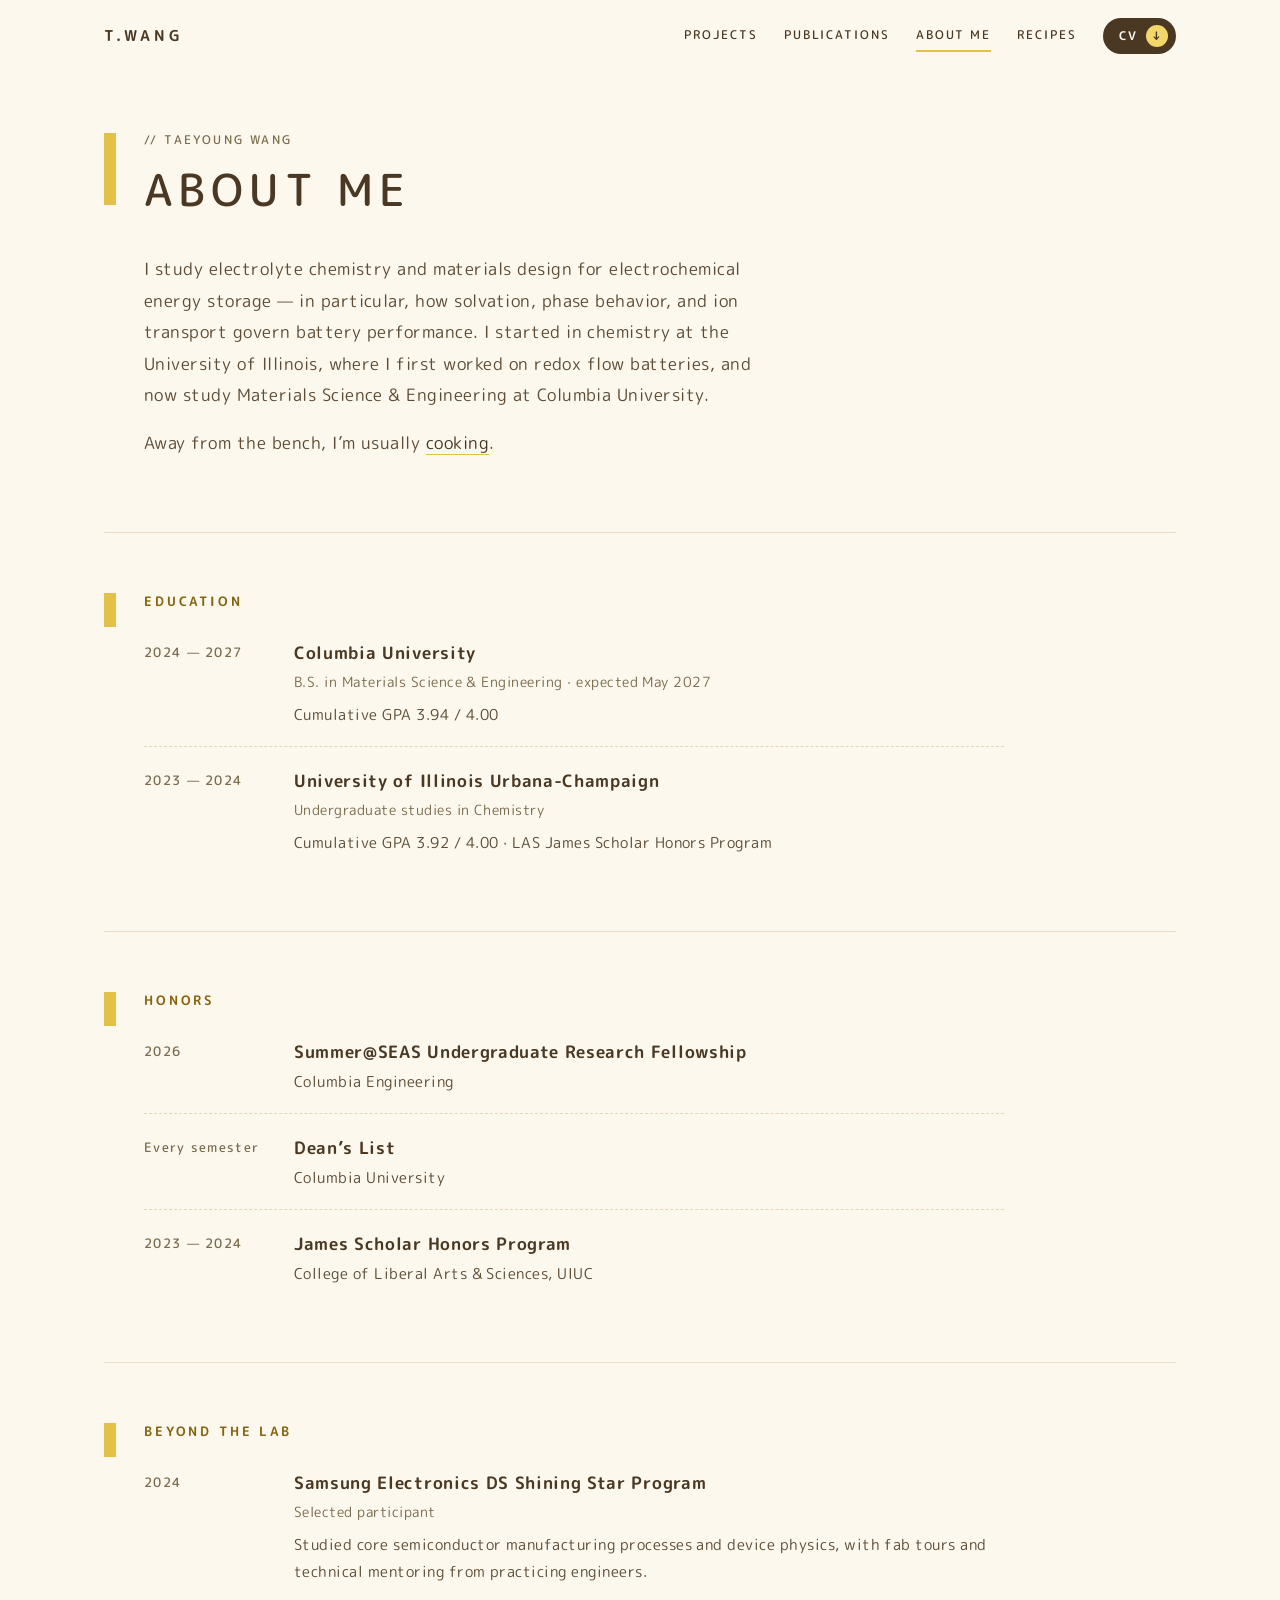
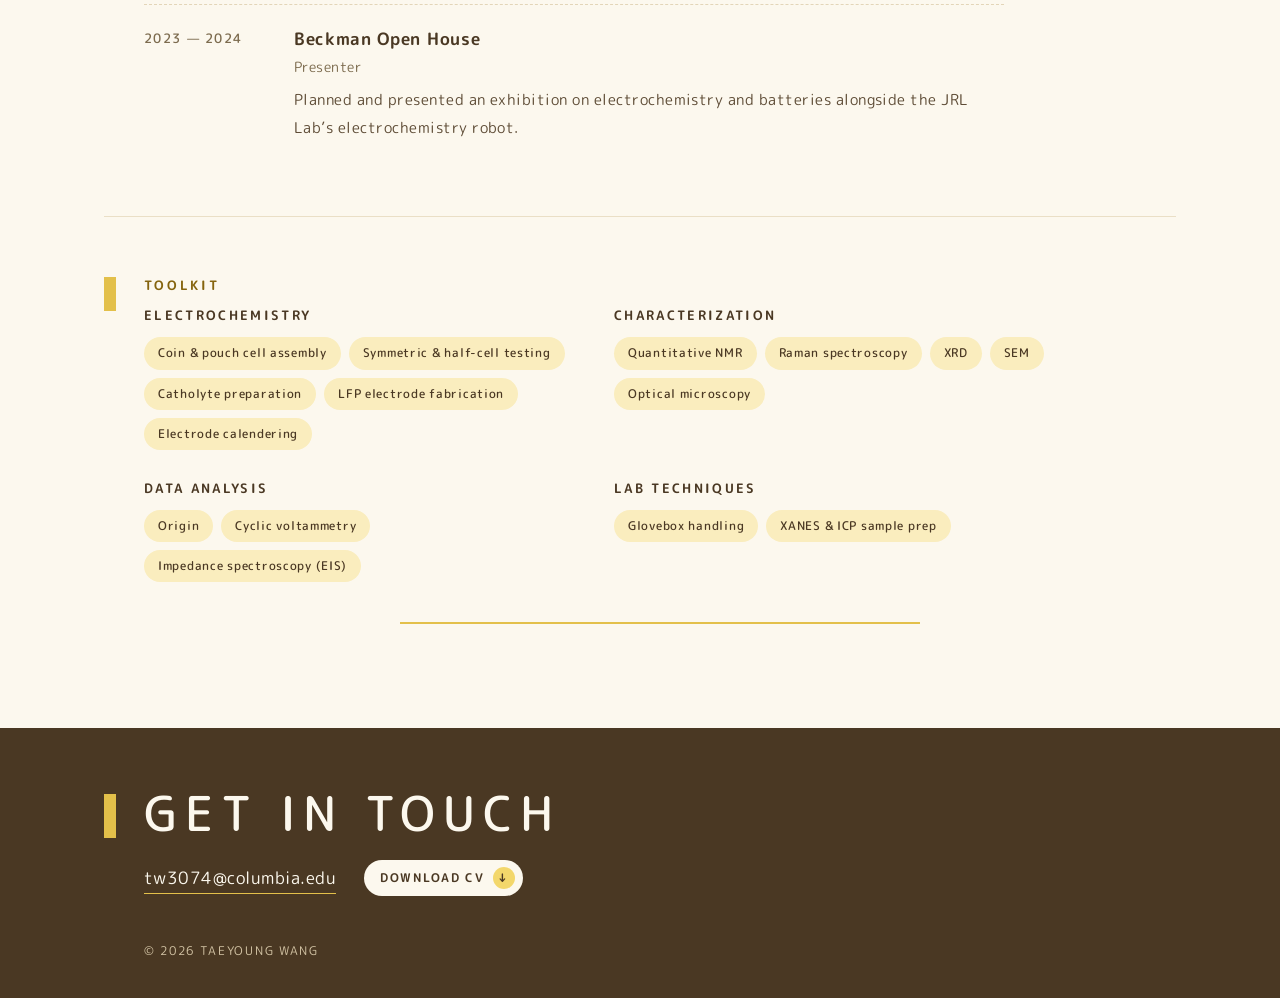
<file: about.html>
<!doctype html>
<html lang="en">
<head>
  <meta charset="utf-8">
  <meta name="viewport" content="width=device-width, initial-scale=1">
  <title>About me · Taeyoung Wang</title>
  <meta name="description" content="About Taeyoung Wang: education, honors, experience, and lab skills.">
  <link rel="icon" href="assets/favicon.svg" type="image/svg+xml">
  <link rel="preconnect" href="https://fonts.googleapis.com">
  <link rel="preconnect" href="https://fonts.gstatic.com" crossorigin>
  <link href="https://fonts.googleapis.com/css2?family=M+PLUS+Rounded+1c:wght@400;500;700&display=swap" rel="stylesheet">
  <link rel="stylesheet" href="styles.css">
  <script>document.documentElement.classList.add('js')</script>
</head>
<body>
  <a class="skip" href="#main">Skip to content</a>

  <header class="site-header">
    <div class="wrap">
      <a class="wordmark" href="index.html">T.WANG</a>
      <button class="menu-btn" aria-controls="site-nav" aria-expanded="false" aria-label="Menu"><span></span><span></span><span></span></button>
      <nav id="site-nav" class="nav" aria-label="Main">
        <a href="index.html#projects">Projects</a>
        <a href="publications.html">Publications</a>
        <a href="about.html" aria-current="page">About me</a>
        <a href="recipes.html">Recipes</a>
        <a class="btn-cv" href="assets/Resume_Taeyoung_Wang.pdf" target="_blank" rel="noopener">CV <span class="dot" aria-hidden="true">↓</span></a>
      </nav>
    </div>
  </header>

  <main id="main" class="wrap">
    <section class="sec tall">
      <div class="sheet-head">
        <div>
          <p class="label">// Taeyoung Wang</p>
          <h1 class="title">About me</h1>
        </div>
      </div>
      <!-- LONGER BIO: edit freely -->
      <p class="lead">I study electrolyte chemistry and materials design for electrochemical energy storage — in particular, how solvation, phase behavior, and ion transport govern battery performance. I started in chemistry at the University of Illinois, where I first worked on redox flow batteries, and now study Materials Science &amp; Engineering at Columbia University.</p>
      <p class="lead">Away from the bench, I’m usually <a href="recipes.html">cooking</a>.</p>
    </section>

    <section class="sec" aria-labelledby="edu-h">
      <h2 class="kicker" id="edu-h">Education</h2>
      <ol class="timeline">
        <li>
          <span class="when">2024 — 2027</span>
          <div>
            <h3>Columbia University</h3>
            <p class="role">B.S. in Materials Science &amp; Engineering · expected May 2027</p>
            <!-- Delete this line if you'd rather not show your GPA -->
            <p>Cumulative GPA 3.94 / 4.00</p>
          </div>
        </li>
        <li>
          <span class="when">2023 — 2024</span>
          <div>
            <h3>University of Illinois Urbana-Champaign</h3>
            <p class="role">Undergraduate studies in Chemistry</p>
            <!-- Delete this line if you'd rather not show your GPA -->
            <p>Cumulative GPA 3.92 / 4.00 · LAS James Scholar Honors Program</p>
          </div>
        </li>
      </ol>
    </section>

    <section class="sec" aria-labelledby="hon-h">
      <h2 class="kicker" id="hon-h">Honors</h2>
      <ol class="timeline">
        <li><span class="when">2026</span><div><h3>Summer@SEAS Undergraduate Research Fellowship</h3><p>Columbia Engineering</p></div></li>
        <li><span class="when">Every semester</span><div><h3>Dean’s List</h3><p>Columbia University</p></div></li>
        <li><span class="when">2023 — 2024</span><div><h3>James Scholar Honors Program</h3><p>College of Liberal Arts &amp; Sciences, UIUC</p></div></li>
      </ol>
    </section>

    <section class="sec" aria-labelledby="exp-h">
      <h2 class="kicker" id="exp-h">Beyond the lab</h2>
      <ol class="timeline">
        <li>
          <span class="when">2024</span>
          <div>
            <h3>Samsung Electronics DS Shining Star Program</h3>
            <p class="role">Selected participant</p>
            <p>Studied core semiconductor manufacturing processes and device physics, with fab tours and technical mentoring from practicing engineers.</p>
          </div>
        </li>
        <li>
          <span class="when">2023 — 2024</span>
          <div>
            <h3>Beckman Open House</h3>
            <p class="role">Presenter</p>
            <p>Planned and presented an exhibition on electrochemistry and batteries alongside the JRL Lab’s electrochemistry robot.</p>
          </div>
        </li>
      </ol>
    </section>

    <section class="sec" aria-labelledby="tools-h">
      <h2 class="kicker" id="tools-h">Toolkit</h2>
      <div class="tool-groups">
        <div>
          <h3>Electrochemistry</h3>
          <ul class="tags">
            <li class="tag">Coin &amp; pouch cell assembly</li>
            <li class="tag">Symmetric &amp; half-cell testing</li>
            <li class="tag">Catholyte preparation</li>
            <li class="tag">LFP electrode fabrication</li>
            <li class="tag">Electrode calendering</li>
          </ul>
        </div>
        <div>
          <h3>Characterization</h3>
          <ul class="tags">
            <li class="tag">Quantitative NMR</li>
            <li class="tag">Raman spectroscopy</li>
            <li class="tag">XRD</li>
            <li class="tag">SEM</li>
            <li class="tag">Optical microscopy</li>
          </ul>
        </div>
        <div>
          <h3>Data analysis</h3>
          <ul class="tags">
            <li class="tag">Origin</li>
            <li class="tag">Cyclic voltammetry</li>
            <li class="tag">Impedance spectroscopy (EIS)</li>
          </ul>
        </div>
        <div>
          <h3>Lab techniques</h3>
          <ul class="tags">
            <li class="tag">Glovebox handling</li>
            <li class="tag">XANES &amp; ICP sample prep</li>
          </ul>
        </div>
      </div>
      <hr class="rule">
    </section>
  </main>

  <footer class="site-footer" id="contact">
    <div class="wrap">
      <div class="inner">
        <h2>GET IN TOUCH</h2>
        <div class="footer-row">
          <a class="email" href="mailto:tw3074@columbia.edu">tw3074@columbia.edu</a>
          <a class="btn-cv" href="assets/Resume_Taeyoung_Wang.pdf" target="_blank" rel="noopener">DOWNLOAD CV <span class="dot" aria-hidden="true">↓</span></a>
        </div>
      </div>
      <p class="copyright">© 2026 TAEYOUNG WANG</p>
    </div>
  </footer>

  <script src="script.js" defer></script>
</body>
</html>
</file>
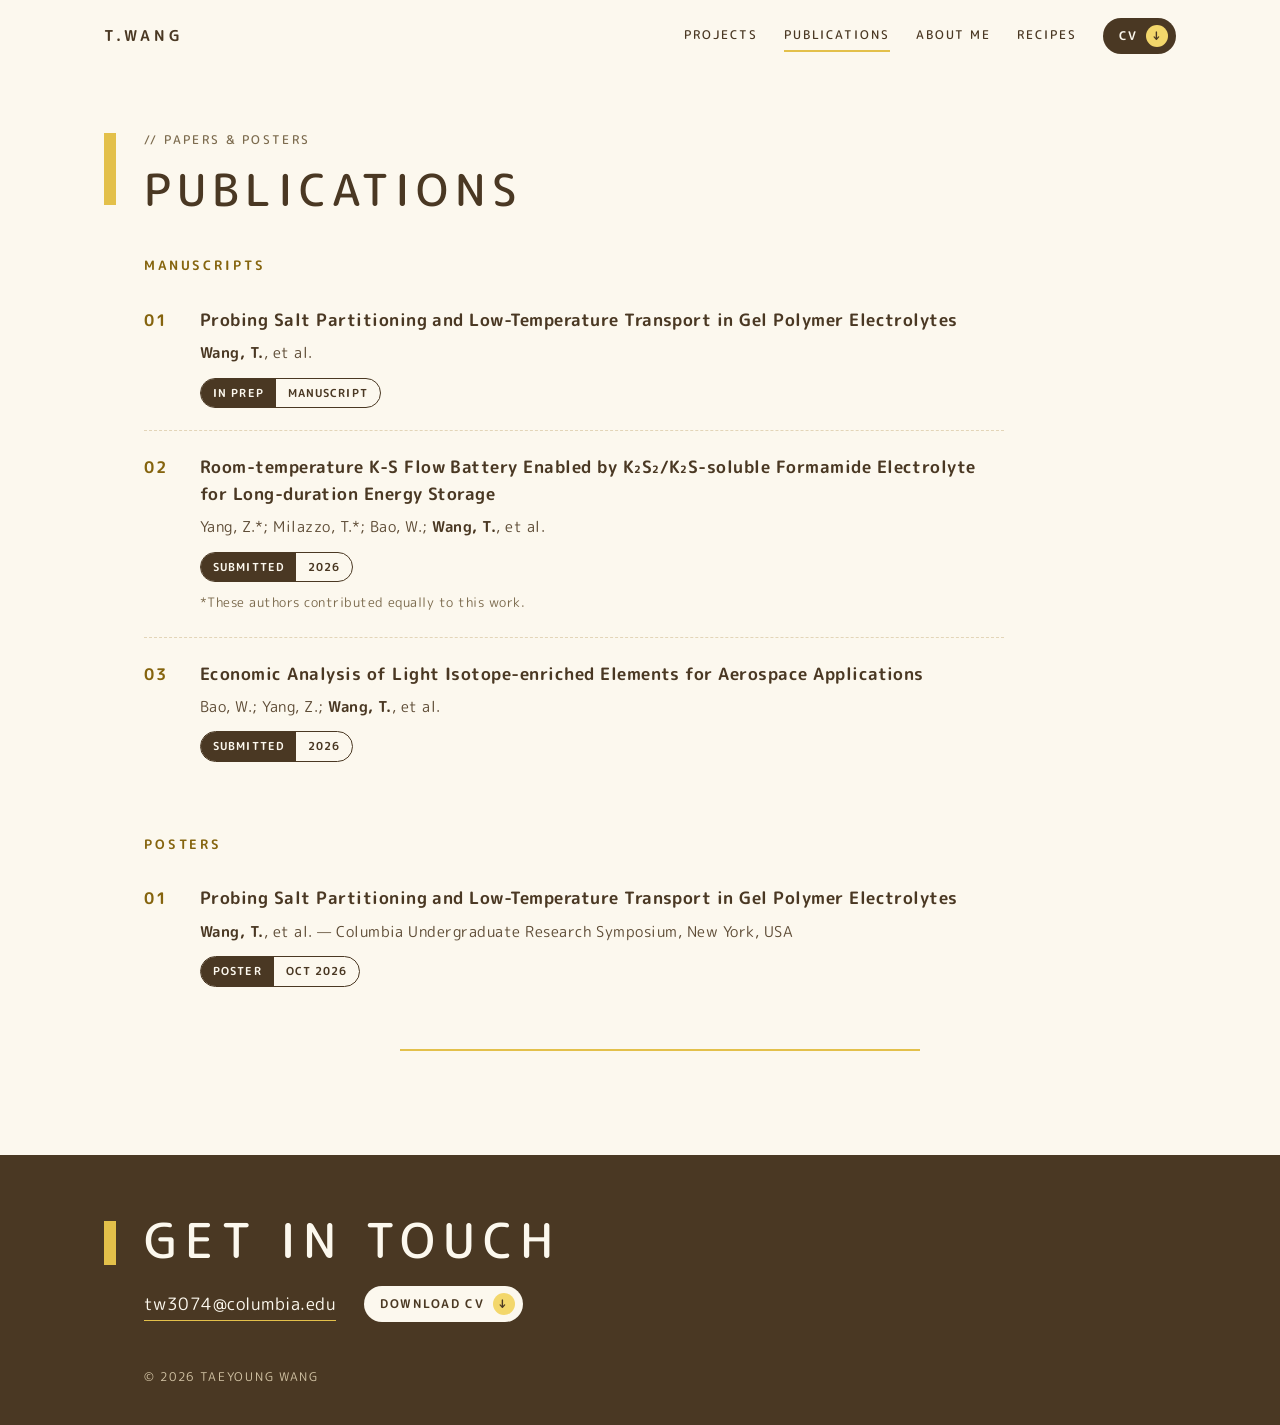
<file: publications.html>
<!doctype html>
<html lang="en">
<head>
  <meta charset="utf-8">
  <meta name="viewport" content="width=device-width, initial-scale=1">
  <title>Publications · Taeyoung Wang</title>
  <meta name="description" content="Publications, manuscripts, and posters by Taeyoung Wang.">
  <link rel="icon" href="assets/favicon.svg" type="image/svg+xml">
  <link rel="preconnect" href="https://fonts.googleapis.com">
  <link rel="preconnect" href="https://fonts.gstatic.com" crossorigin>
  <link href="https://fonts.googleapis.com/css2?family=M+PLUS+Rounded+1c:wght@400;500;700&display=swap" rel="stylesheet">
  <link rel="stylesheet" href="styles.css">
  <script>document.documentElement.classList.add('js')</script>
</head>
<body>
  <a class="skip" href="#main">Skip to content</a>

  <header class="site-header">
    <div class="wrap">
      <a class="wordmark" href="index.html">T.WANG</a>
      <button class="menu-btn" aria-controls="site-nav" aria-expanded="false" aria-label="Menu"><span></span><span></span><span></span></button>
      <nav id="site-nav" class="nav" aria-label="Main">
        <a href="index.html#projects">Projects</a>
        <a href="publications.html" aria-current="page">Publications</a>
        <a href="about.html">About me</a>
        <a href="recipes.html">Recipes</a>
        <a class="btn-cv" href="assets/Resume_Taeyoung_Wang.pdf" target="_blank" rel="noopener">CV <span class="dot" aria-hidden="true">↓</span></a>
      </nav>
    </div>
  </header>

  <main id="main" class="wrap">
    <section class="sec tall">
      <div class="sheet-head">
        <div>
          <p class="label">// Papers &amp; posters</p>
          <h1 class="title">Publications</h1>
        </div>
      </div>

      <h2 class="kicker">Manuscripts</h2>
      <!-- To add a paper, copy one <li> ... </li> block and edit it. -->
      <ol class="pubs">
        <li>
          <p class="pub-title">Probing Salt Partitioning and Low-Temperature Transport in Gel Polymer Electrolytes</p>
          <p class="authors"><b>Wang, T.</b>, et al.</p>
          <span class="pill"><span>In prep</span><span>Manuscript</span></span>
        </li>
        <li>
          <p class="pub-title">Room-temperature K-S Flow Battery Enabled by K₂S₂/K₂S-soluble Formamide Electrolyte for Long-duration Energy Storage</p>
          <p class="authors">Yang, Z.*; Milazzo, T.*; Bao, W.; <b>Wang, T.</b>, et al.</p>
          <span class="pill"><span>Submitted</span><span>2026</span></span>
          <p class="note">*These authors contributed equally to this work.</p>
        </li>
        <li>
          <p class="pub-title">Economic Analysis of Light Isotope-enriched Elements for Aerospace Applications</p>
          <p class="authors">Bao, W.; Yang, Z.; <b>Wang, T.</b>, et al.</p>
          <span class="pill"><span>Submitted</span><span>2026</span></span>
        </li>
      </ol>

      <h2 class="kicker" style="margin-top:48px">Posters</h2>
      <ol class="pubs">
        <li>
          <p class="pub-title">Probing Salt Partitioning and Low-Temperature Transport in Gel Polymer Electrolytes</p>
          <p class="authors"><b>Wang, T.</b>, et al. — Columbia Undergraduate Research Symposium, New York, USA</p>
          <span class="pill"><span>Poster</span><span>Oct 2026</span></span>
        </li>
      </ol>

      <hr class="rule">
    </section>
  </main>

  <footer class="site-footer" id="contact">
    <div class="wrap">
      <div class="inner">
        <h2>GET IN TOUCH</h2>
        <div class="footer-row">
          <a class="email" href="mailto:tw3074@columbia.edu">tw3074@columbia.edu</a>
          <a class="btn-cv" href="assets/Resume_Taeyoung_Wang.pdf" target="_blank" rel="noopener">DOWNLOAD CV <span class="dot" aria-hidden="true">↓</span></a>
        </div>
      </div>
      <p class="copyright">© 2026 TAEYOUNG WANG</p>
    </div>
  </footer>

  <script src="script.js" defer></script>
</body>
</html>
</file>
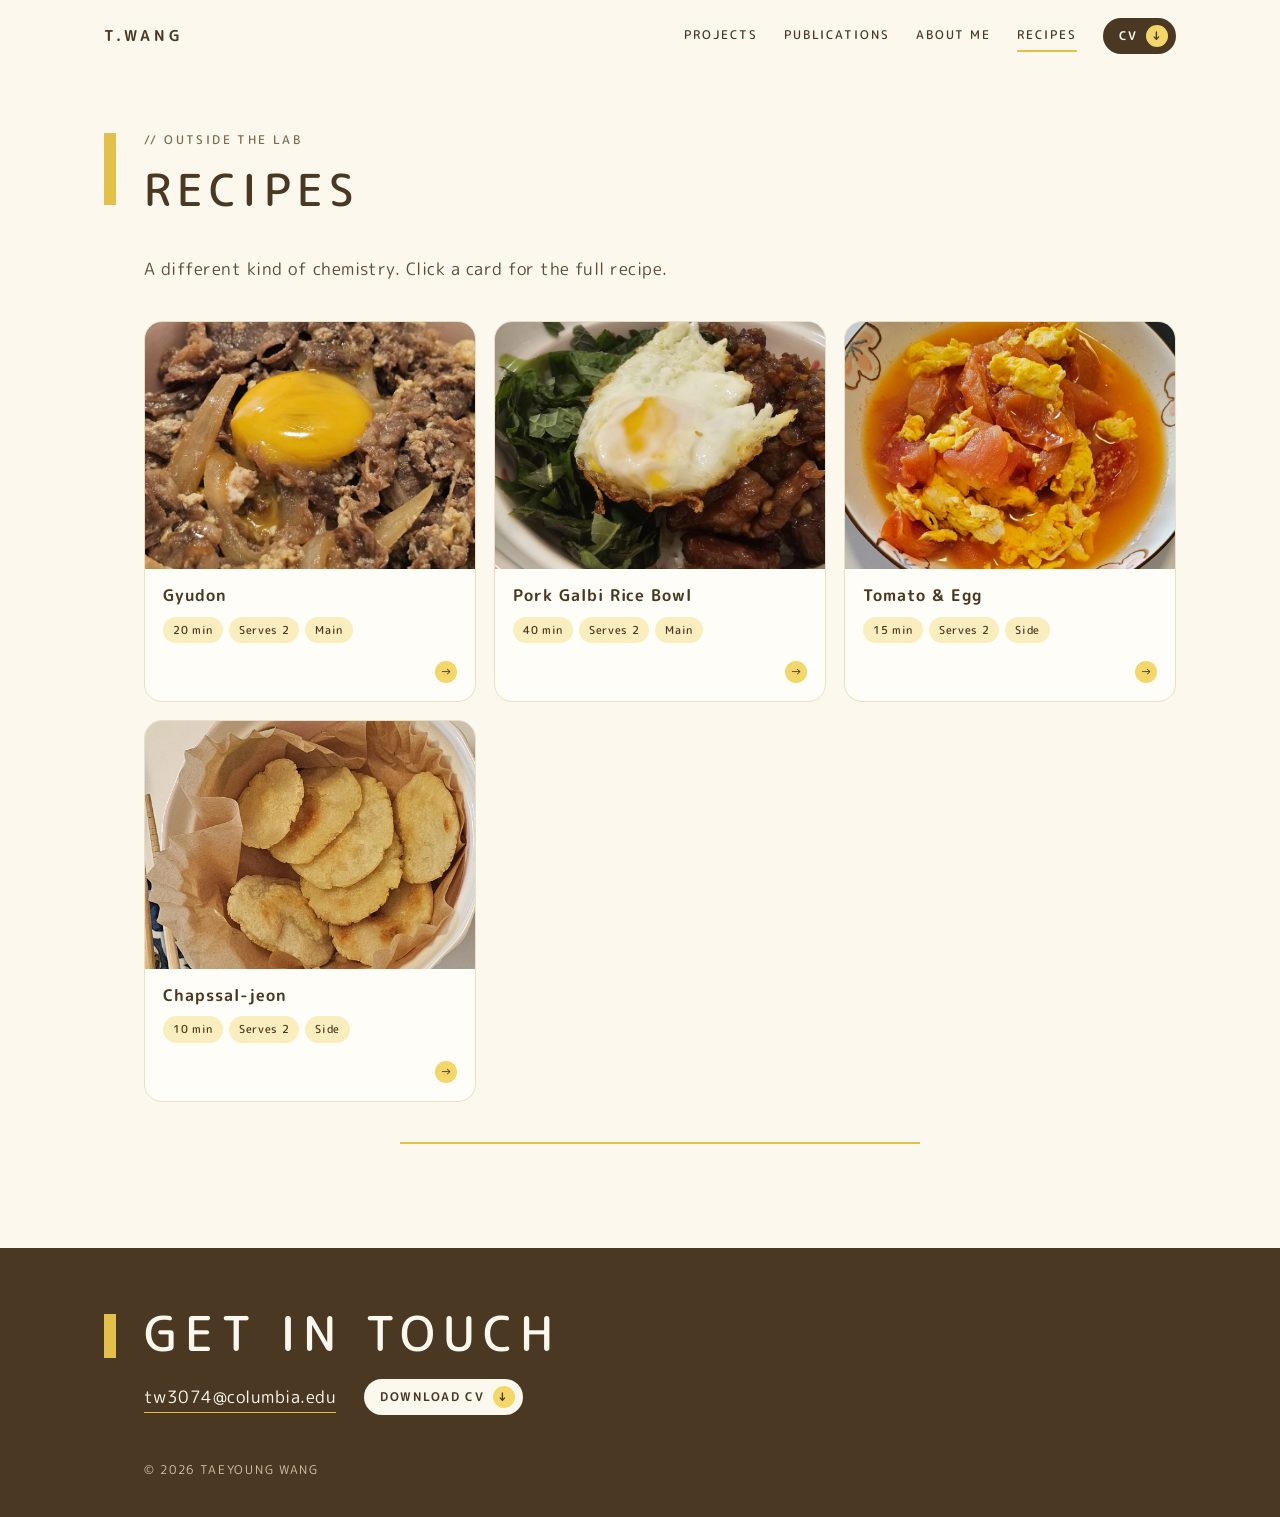
<file: recipes.html>
<!doctype html>
<html lang="en">
<head>
  <meta charset="utf-8">
  <meta name="viewport" content="width=device-width, initial-scale=1">
  <title>Recipes · Taeyoung Wang</title>
  <meta name="description" content="Recipes from Taeyoung Wang's kitchen.">
  <link rel="icon" href="assets/favicon.svg" type="image/svg+xml">
  <link rel="preconnect" href="https://fonts.googleapis.com">
  <link rel="preconnect" href="https://fonts.gstatic.com" crossorigin>
  <link href="https://fonts.googleapis.com/css2?family=M+PLUS+Rounded+1c:wght@400;500;700&display=swap" rel="stylesheet">
  <link rel="stylesheet" href="styles.css">
  <script>document.documentElement.classList.add('js')</script>
</head>
<body>
  <a class="skip" href="#main">Skip to content</a>

  <header class="site-header">
    <div class="wrap">
      <a class="wordmark" href="index.html">T.WANG</a>
      <button class="menu-btn" aria-controls="site-nav" aria-expanded="false" aria-label="Menu"><span></span><span></span><span></span></button>
      <nav id="site-nav" class="nav" aria-label="Main">
        <a href="index.html#projects">Projects</a>
        <a href="publications.html">Publications</a>
        <a href="about.html">About me</a>
        <a href="recipes.html" aria-current="page">Recipes</a>
        <a class="btn-cv" href="assets/Resume_Taeyoung_Wang.pdf" target="_blank" rel="noopener">CV <span class="dot" aria-hidden="true">↓</span></a>
      </nav>
    </div>
  </header>

  <main id="main" class="wrap">
    <section class="sec tall">
      <div class="sheet-head">
        <div>
          <p class="label">// Outside the lab</p>
          <h1 class="title">Recipes</h1>
        </div>
      </div>
      <p class="lead" style="margin-bottom:36px">A different kind of chemistry. Click a card for the full recipe.</p>

      <div class="recipe-grid">

        <!-- ===== RECIPE CARD — copy everything from here ... =====
        <a class="card recipe-card" href="recipes/your-dish.html">
          <div class="thumb"><img src="assets/recipes/your-dish.jpg" alt=""></div>
          <div class="body">
            <h3>Your dish name</h3>
            <ul class="tags">
              <li class="tag">30 min</li>
              <li class="tag">Korean</li>
            </ul>
            <div class="card-foot"><span></span><span class="dot" aria-hidden="true">→</span></div>
          </div>
        </a>
        ===== ... to here, paste it below this line, and remove the two "=====" lines around your copy ===== -->

        <!-- GYUDON -->
        <a class="card recipe-card" href="recipes/gyudon.html">
          <div class="thumb">
          <svg class="sunflower" viewBox="-40 -40 80 80" aria-hidden="true" focusable="false">
            <g fill="#F3D76B">
              <path d="M0-12C-12-13-15-33 0-36C15-33 12-13 0-12Z"/>
              <path d="M0-12C-12-13-15-33 0-36C15-33 12-13 0-12Z" transform="rotate(45)"/>
              <path d="M0-12C-12-13-15-33 0-36C15-33 12-13 0-12Z" transform="rotate(90)"/>
              <path d="M0-12C-12-13-15-33 0-36C15-33 12-13 0-12Z" transform="rotate(135)"/>
              <path d="M0-12C-12-13-15-33 0-36C15-33 12-13 0-12Z" transform="rotate(180)"/>
              <path d="M0-12C-12-13-15-33 0-36C15-33 12-13 0-12Z" transform="rotate(225)"/>
              <path d="M0-12C-12-13-15-33 0-36C15-33 12-13 0-12Z" transform="rotate(270)"/>
              <path d="M0-12C-12-13-15-33 0-36C15-33 12-13 0-12Z" transform="rotate(315)"/>
            </g>
            <path d="M0-15v-7M0 15v7M-15 0h-7M15 0h7M10.6-10.6l4.5-4.5M-10.6 10.6l-4.5 4.5M-10.6-10.6l-4.5-4.5M10.6 10.6l4.5 4.5M5.7-13.9l2.7-6.4M-5.7 13.9l-2.7 6.4M13.9 5.7l6.4 2.7M-13.9-5.7l-6.4-2.7" stroke="#E3C04A" stroke-width="2.4" stroke-linecap="round" fill="none"/>
            <circle r="16" fill="#A38F6B"/>
            <path d="M-10-4l11 12M-5-10l13 13M1-12l9 9M-9 6l15-14M-4 11l13-11M-12-2l11-9" stroke="#7C6B4E" stroke-width="2.6" stroke-linecap="round" fill="none"/>
          </svg>
            <img src="assets/recipes/gyudon.webp" alt="">
          </div>
          <div class="body">
            <h3>Gyudon</h3>
            <ul class="tags">
              <li class="tag">20 min</li>
              <li class="tag">Serves 2</li>
              <li class="tag">Main</li>
            </ul>
            <div class="card-foot"><span></span><span class="dot" aria-hidden="true">→</span></div>
          </div>
        </a>

        <!-- PORK GALBI RICE BOWL -->
        <a class="card recipe-card" href="recipes/pork-galbi-bowl.html">
          <div class="thumb">
          <svg class="sunflower" viewBox="-40 -40 80 80" aria-hidden="true" focusable="false">
            <g fill="#F3D76B">
              <path d="M0-12C-12-13-15-33 0-36C15-33 12-13 0-12Z"/>
              <path d="M0-12C-12-13-15-33 0-36C15-33 12-13 0-12Z" transform="rotate(45)"/>
              <path d="M0-12C-12-13-15-33 0-36C15-33 12-13 0-12Z" transform="rotate(90)"/>
              <path d="M0-12C-12-13-15-33 0-36C15-33 12-13 0-12Z" transform="rotate(135)"/>
              <path d="M0-12C-12-13-15-33 0-36C15-33 12-13 0-12Z" transform="rotate(180)"/>
              <path d="M0-12C-12-13-15-33 0-36C15-33 12-13 0-12Z" transform="rotate(225)"/>
              <path d="M0-12C-12-13-15-33 0-36C15-33 12-13 0-12Z" transform="rotate(270)"/>
              <path d="M0-12C-12-13-15-33 0-36C15-33 12-13 0-12Z" transform="rotate(315)"/>
            </g>
            <path d="M0-15v-7M0 15v7M-15 0h-7M15 0h7M10.6-10.6l4.5-4.5M-10.6 10.6l-4.5 4.5M-10.6-10.6l-4.5-4.5M10.6 10.6l4.5 4.5M5.7-13.9l2.7-6.4M-5.7 13.9l-2.7 6.4M13.9 5.7l6.4 2.7M-13.9-5.7l-6.4-2.7" stroke="#E3C04A" stroke-width="2.4" stroke-linecap="round" fill="none"/>
            <circle r="16" fill="#A38F6B"/>
            <path d="M-10-4l11 12M-5-10l13 13M1-12l9 9M-9 6l15-14M-4 11l13-11M-12-2l11-9" stroke="#7C6B4E" stroke-width="2.6" stroke-linecap="round" fill="none"/>
          </svg>
            <img src="assets/recipes/pork-galbi-bowl.webp" alt="">
          </div>
          <div class="body">
            <h3>Pork Galbi Rice Bowl</h3>
            <ul class="tags">
              <li class="tag">40 min</li>
              <li class="tag">Serves 2</li>
              <li class="tag">Main</li>
            </ul>
            <div class="card-foot"><span></span><span class="dot" aria-hidden="true">→</span></div>
          </div>
        </a>

        <!-- TOMATO AND EGG -->
        <a class="card recipe-card" href="recipes/tomato-egg.html">
          <div class="thumb">
          <svg class="sunflower" viewBox="-40 -40 80 80" aria-hidden="true" focusable="false">
            <g fill="#F3D76B">
              <path d="M0-12C-12-13-15-33 0-36C15-33 12-13 0-12Z"/>
              <path d="M0-12C-12-13-15-33 0-36C15-33 12-13 0-12Z" transform="rotate(45)"/>
              <path d="M0-12C-12-13-15-33 0-36C15-33 12-13 0-12Z" transform="rotate(90)"/>
              <path d="M0-12C-12-13-15-33 0-36C15-33 12-13 0-12Z" transform="rotate(135)"/>
              <path d="M0-12C-12-13-15-33 0-36C15-33 12-13 0-12Z" transform="rotate(180)"/>
              <path d="M0-12C-12-13-15-33 0-36C15-33 12-13 0-12Z" transform="rotate(225)"/>
              <path d="M0-12C-12-13-15-33 0-36C15-33 12-13 0-12Z" transform="rotate(270)"/>
              <path d="M0-12C-12-13-15-33 0-36C15-33 12-13 0-12Z" transform="rotate(315)"/>
            </g>
            <path d="M0-15v-7M0 15v7M-15 0h-7M15 0h7M10.6-10.6l4.5-4.5M-10.6 10.6l-4.5 4.5M-10.6-10.6l-4.5-4.5M10.6 10.6l4.5 4.5M5.7-13.9l2.7-6.4M-5.7 13.9l-2.7 6.4M13.9 5.7l6.4 2.7M-13.9-5.7l-6.4-2.7" stroke="#E3C04A" stroke-width="2.4" stroke-linecap="round" fill="none"/>
            <circle r="16" fill="#A38F6B"/>
            <path d="M-10-4l11 12M-5-10l13 13M1-12l9 9M-9 6l15-14M-4 11l13-11M-12-2l11-9" stroke="#7C6B4E" stroke-width="2.6" stroke-linecap="round" fill="none"/>
          </svg>
            <img src="assets/recipes/tomato-egg.webp" alt="">
          </div>
          <div class="body">
            <h3>Tomato &amp; Egg</h3>
            <ul class="tags">
              <li class="tag">15 min</li>
              <li class="tag">Serves 2</li>
              <li class="tag">Side</li>
            </ul>
            <div class="card-foot"><span></span><span class="dot" aria-hidden="true">→</span></div>
          </div>
        </a>

        <!-- CHAPSSAL-JEON -->
        <a class="card recipe-card" href="recipes/chapssal-jeon.html">
          <div class="thumb">
          <svg class="sunflower" viewBox="-40 -40 80 80" aria-hidden="true" focusable="false">
            <g fill="#F3D76B">
              <path d="M0-12C-12-13-15-33 0-36C15-33 12-13 0-12Z"/>
              <path d="M0-12C-12-13-15-33 0-36C15-33 12-13 0-12Z" transform="rotate(45)"/>
              <path d="M0-12C-12-13-15-33 0-36C15-33 12-13 0-12Z" transform="rotate(90)"/>
              <path d="M0-12C-12-13-15-33 0-36C15-33 12-13 0-12Z" transform="rotate(135)"/>
              <path d="M0-12C-12-13-15-33 0-36C15-33 12-13 0-12Z" transform="rotate(180)"/>
              <path d="M0-12C-12-13-15-33 0-36C15-33 12-13 0-12Z" transform="rotate(225)"/>
              <path d="M0-12C-12-13-15-33 0-36C15-33 12-13 0-12Z" transform="rotate(270)"/>
              <path d="M0-12C-12-13-15-33 0-36C15-33 12-13 0-12Z" transform="rotate(315)"/>
            </g>
            <path d="M0-15v-7M0 15v7M-15 0h-7M15 0h7M10.6-10.6l4.5-4.5M-10.6 10.6l-4.5 4.5M-10.6-10.6l-4.5-4.5M10.6 10.6l4.5 4.5M5.7-13.9l2.7-6.4M-5.7 13.9l-2.7 6.4M13.9 5.7l6.4 2.7M-13.9-5.7l-6.4-2.7" stroke="#E3C04A" stroke-width="2.4" stroke-linecap="round" fill="none"/>
            <circle r="16" fill="#A38F6B"/>
            <path d="M-10-4l11 12M-5-10l13 13M1-12l9 9M-9 6l15-14M-4 11l13-11M-12-2l11-9" stroke="#7C6B4E" stroke-width="2.6" stroke-linecap="round" fill="none"/>
          </svg>
            <img src="assets/recipes/chapssal-jeon.webp" alt="">
          </div>
          <div class="body">
            <h3>Chapssal-jeon</h3>
            <ul class="tags">
              <li class="tag">10 min</li>
              <li class="tag">Serves 2</li>
              <li class="tag">Side</li>
            </ul>
            <div class="card-foot"><span></span><span class="dot" aria-hidden="true">→</span></div>
          </div>
        </a>

      </div>
      <hr class="rule">
    </section>
  </main>

  <footer class="site-footer" id="contact">
    <div class="wrap">
      <div class="inner">
        <h2>GET IN TOUCH</h2>
        <div class="footer-row">
          <a class="email" href="mailto:tw3074@columbia.edu">tw3074@columbia.edu</a>
          <a class="btn-cv" href="assets/Resume_Taeyoung_Wang.pdf" target="_blank" rel="noopener">DOWNLOAD CV <span class="dot" aria-hidden="true">↓</span></a>
        </div>
      </div>
      <p class="copyright">© 2026 TAEYOUNG WANG</p>
    </div>
  </footer>

  <script src="script.js" defer></script>
</body>
</html>
</file>
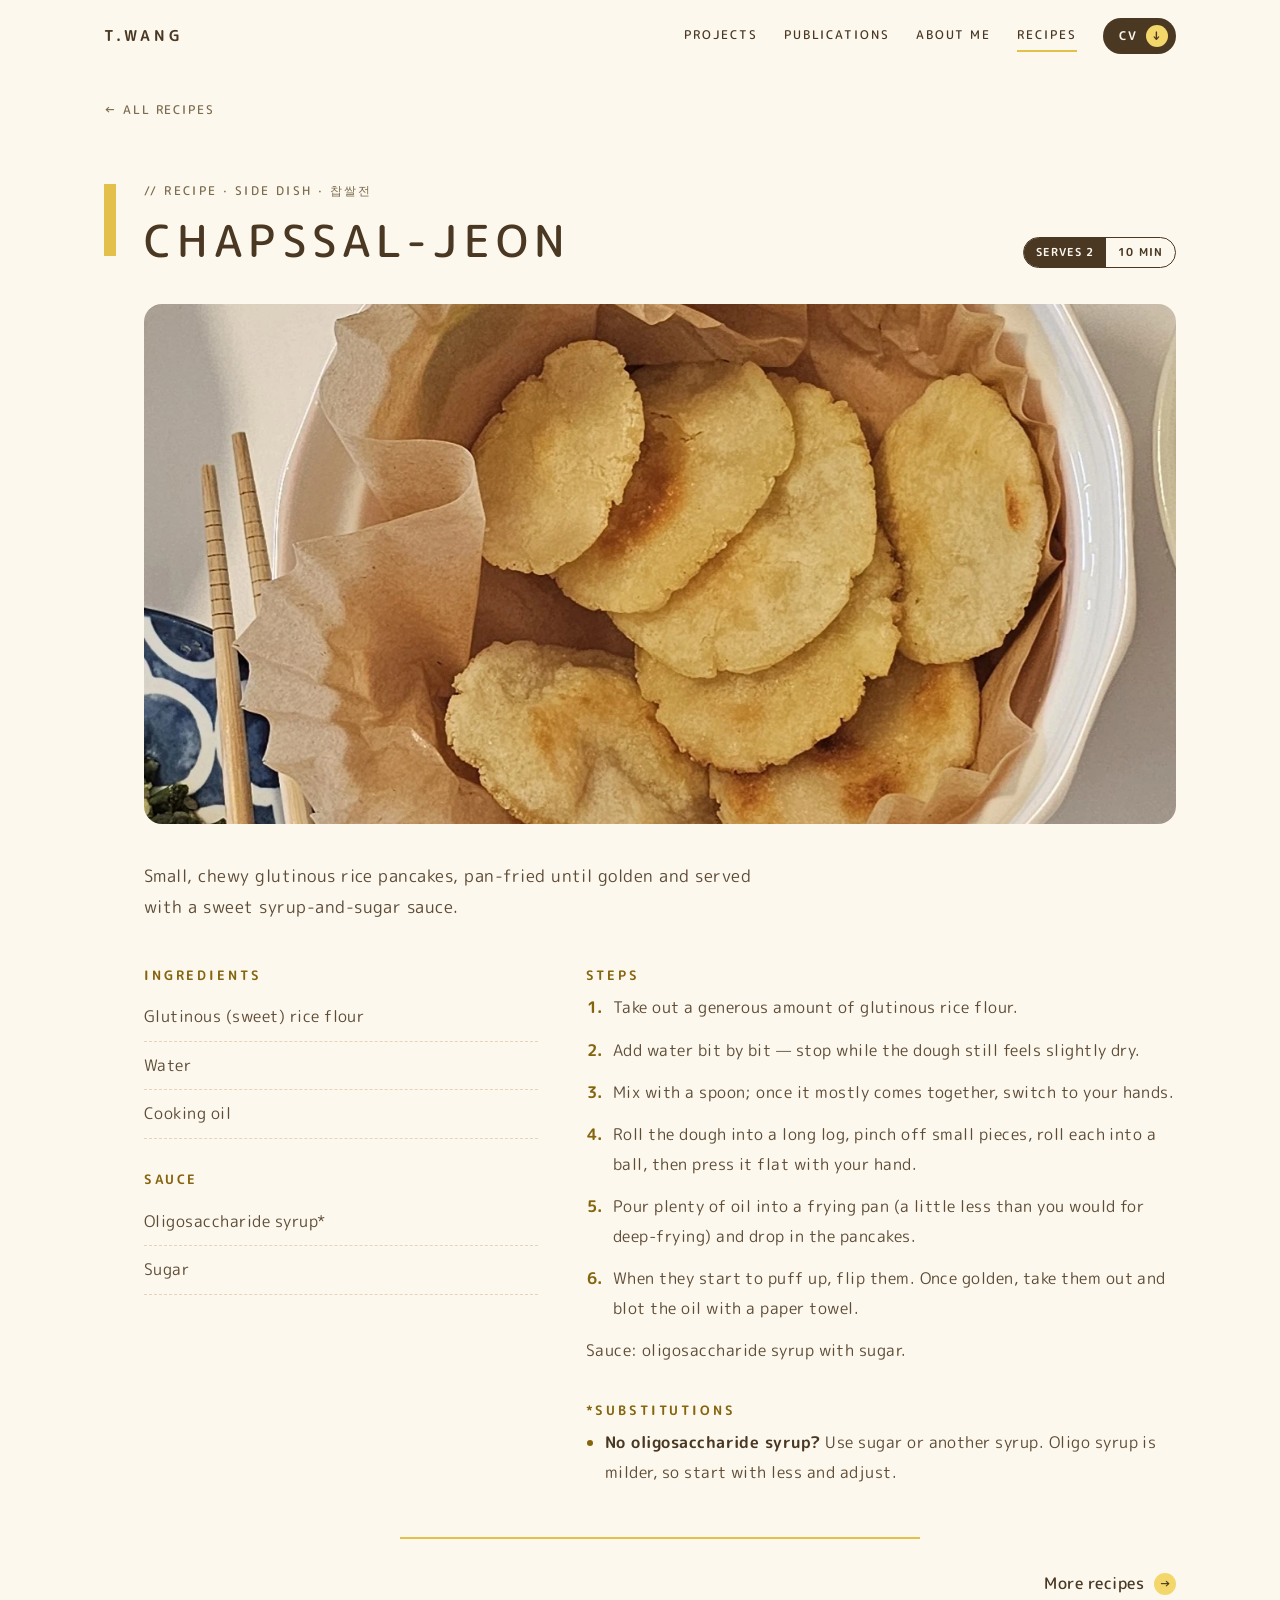
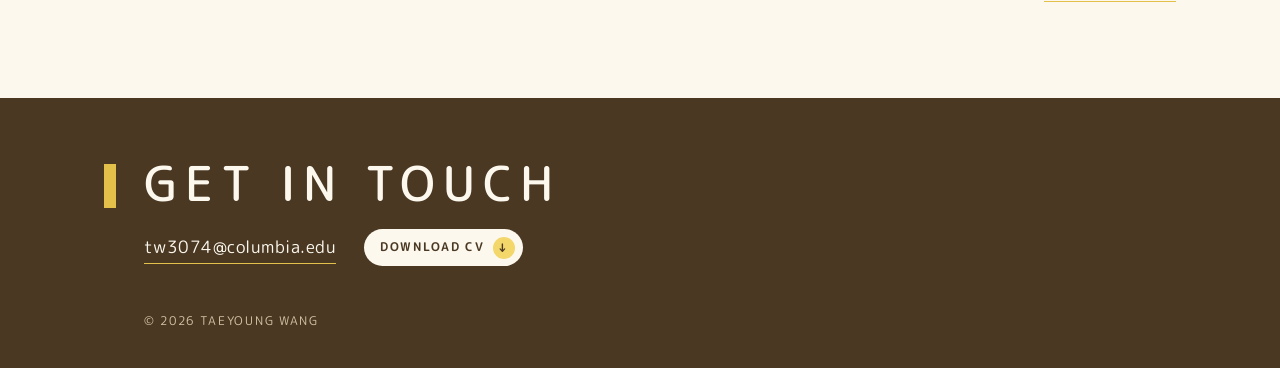
<file: recipes/chapssal-jeon.html>
<!doctype html>
<html lang="en">
<head>
  <meta charset="utf-8">
  <meta name="viewport" content="width=device-width, initial-scale=1">
  <title>Chapssal-jeon · Recipes · Taeyoung Wang</title>
  <meta name="description" content="Chapssal-jeon (찹쌀전), pan-fried glutinous rice pancakes — a 10-minute side dish for two, from Taeyoung Wang's kitchen.">
  <link rel="icon" href="../assets/favicon.svg" type="image/svg+xml">
  <link rel="preconnect" href="https://fonts.googleapis.com">
  <link rel="preconnect" href="https://fonts.gstatic.com" crossorigin>
  <link href="https://fonts.googleapis.com/css2?family=M+PLUS+Rounded+1c:wght@400;500;700&display=swap" rel="stylesheet">
  <link rel="stylesheet" href="../styles.css">
  <script>document.documentElement.classList.add('js')</script>
</head>
<body>
  <a class="skip" href="#main">Skip to content</a>

  <header class="site-header">
    <div class="wrap">
      <a class="wordmark" href="../index.html">T.WANG</a>
      <button class="menu-btn" aria-controls="site-nav" aria-expanded="false" aria-label="Menu"><span></span><span></span><span></span></button>
      <nav id="site-nav" class="nav" aria-label="Main">
        <a href="../index.html#projects">Projects</a>
        <a href="../publications.html">Publications</a>
        <a href="../about.html">About me</a>
        <a href="../recipes.html" aria-current="page">Recipes</a>
        <a class="btn-cv" href="../assets/Resume_Taeyoung_Wang.pdf" target="_blank" rel="noopener">CV <span class="dot" aria-hidden="true">↓</span></a>
      </nav>
    </div>
  </header>

  <main id="main" class="wrap">
    <a class="back" href="../recipes.html">← All recipes</a>

    <article class="sec tall">
      <div class="sheet-head">
        <div>
          <p class="label">// Recipe · Side dish · 찹쌀전</p>
          <h1 class="title">Chapssal-jeon</h1>
        </div>
        <span class="pill"><span>Serves 2</span><span>10 min</span></span>
      </div>

      <figure class="recipe-hero">
        <img src="../assets/recipes/chapssal-jeon.webp" alt="Golden pan-fried glutinous rice pancakes in a paper-lined bowl">
      </figure>

      <p class="lead" style="margin-bottom:40px">Small, chewy glutinous rice pancakes, pan-fried until golden and served with a sweet syrup-and-sugar sauce.</p>

      <div class="recipe-sheet">
        <div>
          <h2 class="kicker">Ingredients</h2>
          <ul class="ingredients">
            <li>Glutinous (sweet) rice flour</li>
            <li>Water</li>
            <li>Cooking oil</li>
          </ul>
          <h2 class="kicker" style="margin-top:28px">Sauce</h2>
          <ul class="ingredients">
            <li>Oligosaccharide syrup*</li>
            <li>Sugar</li>
          </ul>
        </div>
        <div>
          <h2 class="kicker">Steps</h2>
          <ol class="steps">
            <li>Take out a generous amount of glutinous rice flour.</li>
            <li>Add water bit by bit — stop while the dough still feels slightly dry.</li>
            <li>Mix with a spoon; once it mostly comes together, switch to your hands.</li>
            <li>Roll the dough into a long log, pinch off small pieces, roll each into a ball, then press it flat with your hand.</li>
            <li>Pour plenty of oil into a frying pan (a little less than you would for deep-frying) and drop in the pancakes.</li>
            <li>When they start to puff up, flip them. Once golden, take them out and blot the oil with a paper towel.</li>
          </ol>
          <p style="color:var(--ink-soft)">Sauce: oligosaccharide syrup with sugar.</p>

          <h2 class="kicker" style="margin-top:32px">*Substitutions</h2>
          <ul class="subs">
            <li><strong>No oligosaccharide syrup?</strong> Use sugar or another syrup. Oligo syrup is milder, so start with less and adjust.</li>
          </ul>
        </div>
      </div>

      <hr class="rule">
      <div class="next"><a class="text-link" href="../recipes.html">More recipes <span class="dot" aria-hidden="true">→</span></a></div>
    </article>
  </main>

  <footer class="site-footer" id="contact">
    <div class="wrap">
      <div class="inner">
        <h2>GET IN TOUCH</h2>
        <div class="footer-row">
          <a class="email" href="mailto:tw3074@columbia.edu">tw3074@columbia.edu</a>
          <a class="btn-cv" href="../assets/Resume_Taeyoung_Wang.pdf" target="_blank" rel="noopener">DOWNLOAD CV <span class="dot" aria-hidden="true">↓</span></a>
        </div>
      </div>
      <p class="copyright">© 2026 TAEYOUNG WANG</p>
    </div>
  </footer>

  <script src="../script.js" defer></script>
</body>
</html>
</file>
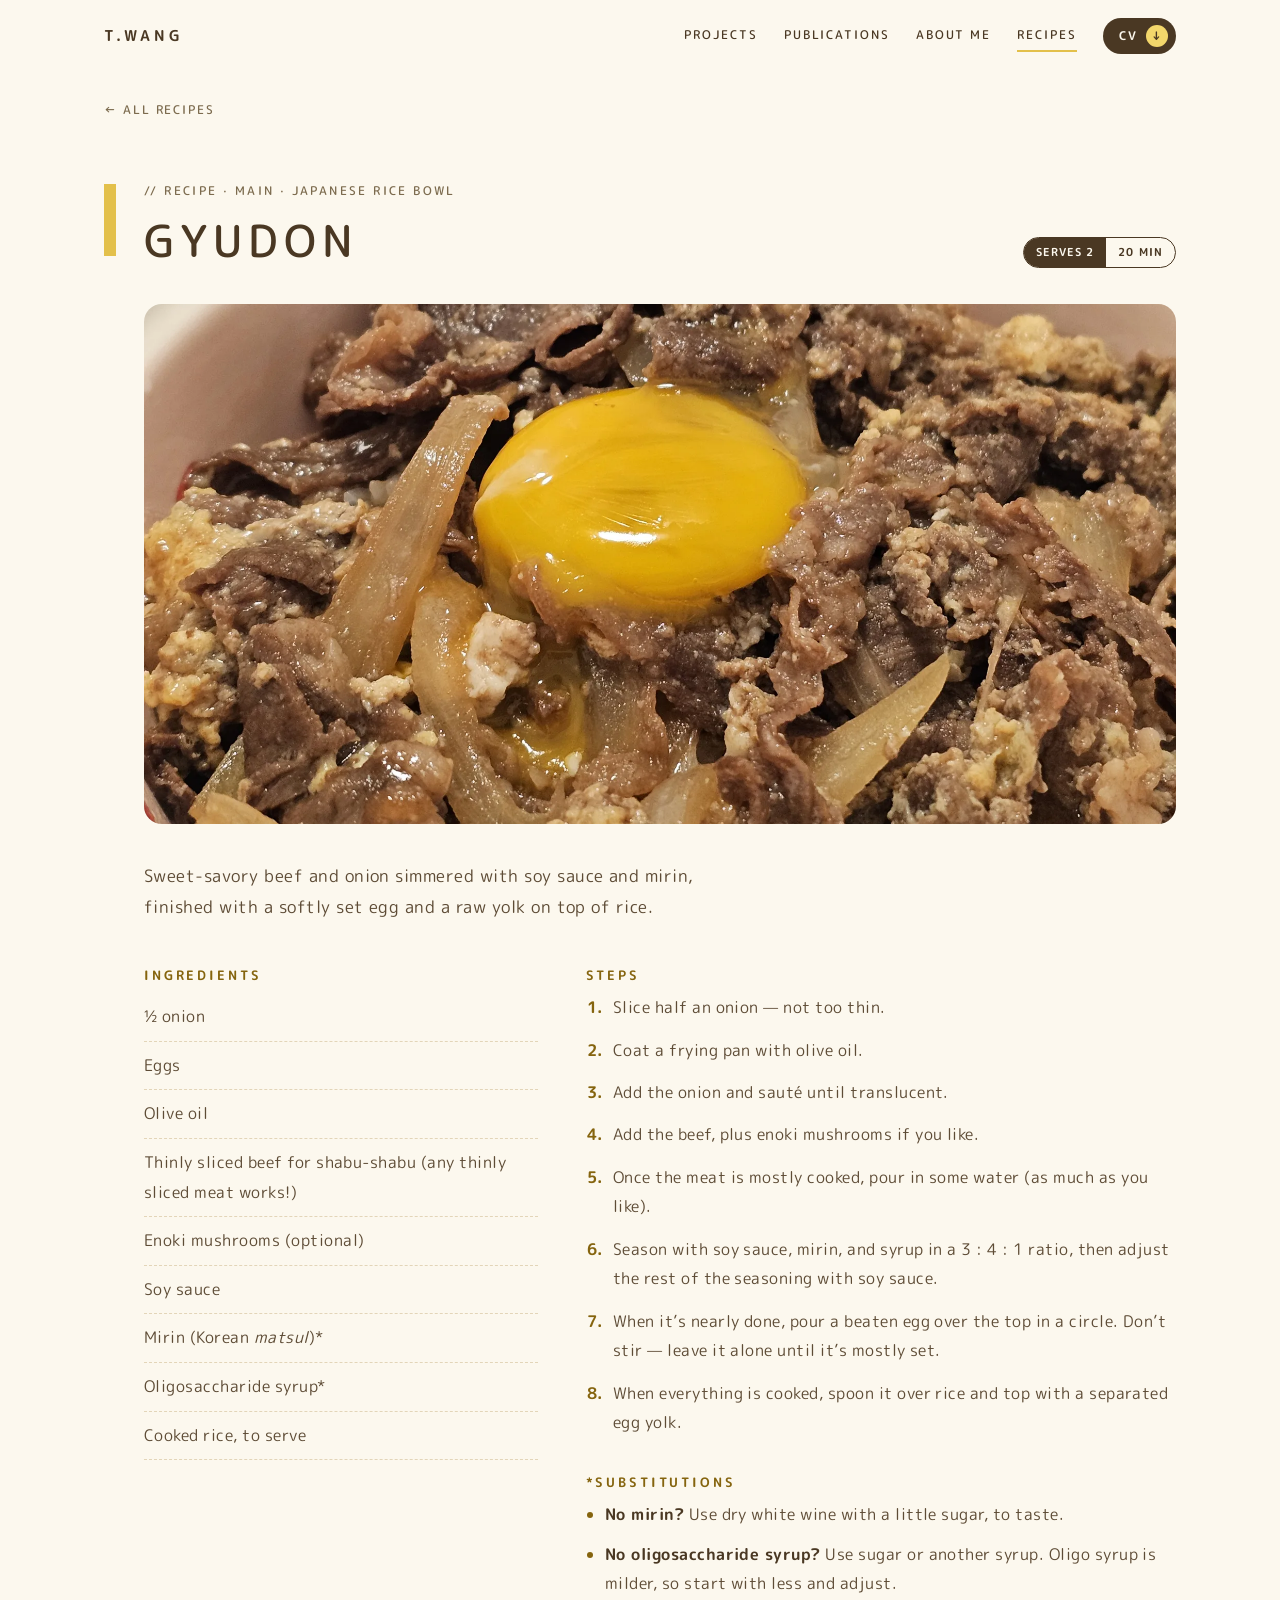
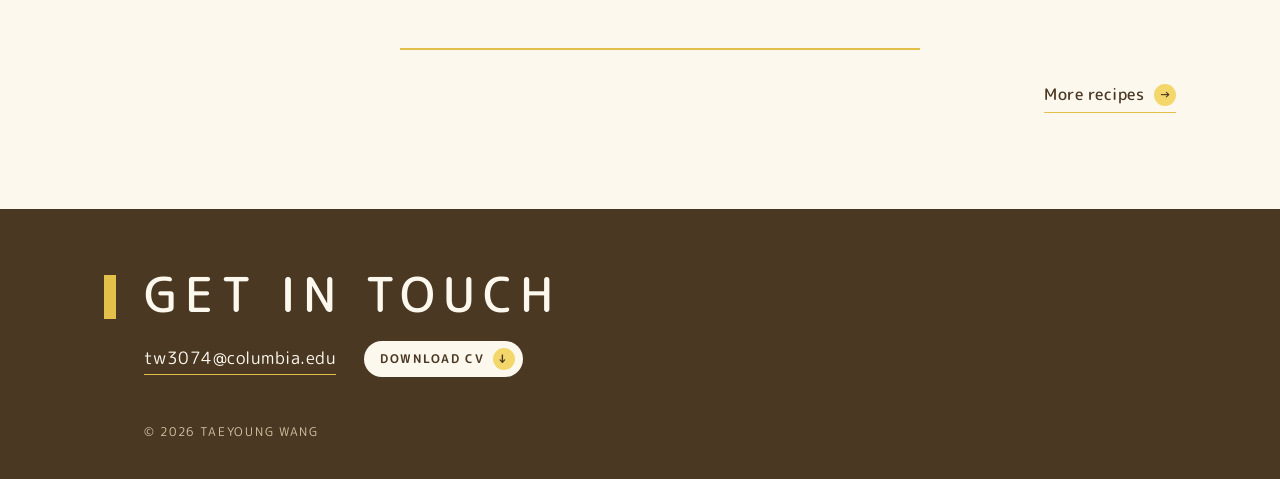
<file: recipes/gyudon.html>
<!doctype html>
<html lang="en">
<head>
  <meta charset="utf-8">
  <meta name="viewport" content="width=device-width, initial-scale=1">
  <title>Gyudon · Recipes · Taeyoung Wang</title>
  <meta name="description" content="A simple gyudon (Japanese beef rice bowl) for two, from Taeyoung Wang's kitchen.">
  <link rel="icon" href="../assets/favicon.svg" type="image/svg+xml">
  <link rel="preconnect" href="https://fonts.googleapis.com">
  <link rel="preconnect" href="https://fonts.gstatic.com" crossorigin>
  <link href="https://fonts.googleapis.com/css2?family=M+PLUS+Rounded+1c:wght@400;500;700&display=swap" rel="stylesheet">
  <link rel="stylesheet" href="../styles.css">
  <script>document.documentElement.classList.add('js')</script>
</head>
<body>
  <a class="skip" href="#main">Skip to content</a>

  <header class="site-header">
    <div class="wrap">
      <a class="wordmark" href="../index.html">T.WANG</a>
      <button class="menu-btn" aria-controls="site-nav" aria-expanded="false" aria-label="Menu"><span></span><span></span><span></span></button>
      <nav id="site-nav" class="nav" aria-label="Main">
        <a href="../index.html#projects">Projects</a>
        <a href="../publications.html">Publications</a>
        <a href="../about.html">About me</a>
        <a href="../recipes.html" aria-current="page">Recipes</a>
        <a class="btn-cv" href="../assets/Resume_Taeyoung_Wang.pdf" target="_blank" rel="noopener">CV <span class="dot" aria-hidden="true">↓</span></a>
      </nav>
    </div>
  </header>

  <main id="main" class="wrap">
    <a class="back" href="../recipes.html">← All recipes</a>

    <article class="sec tall">
      <div class="sheet-head">
        <div>
          <p class="label">// Recipe · Main · Japanese rice bowl</p>
          <h1 class="title">Gyudon</h1>
        </div>
        <span class="pill"><span>Serves 2</span><span>20 min</span></span>
      </div>

      <figure class="recipe-hero">
        <img src="../assets/recipes/gyudon.webp" alt="Gyudon: beef and onion over rice, topped with an egg yolk">
      </figure>

      <p class="lead" style="margin-bottom:40px">Sweet-savory beef and onion simmered with soy sauce and mirin, finished with a softly set egg and a raw yolk on top of rice.</p>

      <div class="recipe-sheet">
        <div>
          <h2 class="kicker">Ingredients</h2>
          <ul class="ingredients">
            <li>½ onion</li>
            <li>Eggs</li>
            <li>Olive oil</li>
            <li>Thinly sliced beef for shabu-shabu (any thinly sliced meat works!)</li>
            <li>Enoki mushrooms (optional)</li>
            <li>Soy sauce</li>
            <li>Mirin (Korean <em>matsul</em>)*</li>
            <li>Oligosaccharide syrup*</li>
            <li>Cooked rice, to serve</li>
          </ul>
        </div>
        <div>
          <h2 class="kicker">Steps</h2>
          <ol class="steps">
            <li>Slice half an onion — not too thin.</li>
            <li>Coat a frying pan with olive oil.</li>
            <li>Add the onion and sauté until translucent.</li>
            <li>Add the beef, plus enoki mushrooms if you like.</li>
            <li>Once the meat is mostly cooked, pour in some water (as much as you like).</li>
            <li>Season with soy sauce, mirin, and syrup in a 3 : 4 : 1 ratio, then adjust the rest of the seasoning with soy sauce.</li>
            <li>When it’s nearly done, pour a beaten egg over the top in a circle. Don’t stir — leave it alone until it’s mostly set.</li>
            <li>When everything is cooked, spoon it over rice and top with a separated egg yolk.</li>
          </ol>

          <h2 class="kicker" style="margin-top:32px">*Substitutions</h2>
          <ul class="subs">
            <li><strong>No mirin?</strong> Use dry white wine with a little sugar, to taste.</li>
            <li><strong>No oligosaccharide syrup?</strong> Use sugar or another syrup. Oligo syrup is milder, so start with less and adjust.</li>
          </ul>
        </div>
      </div>

      <hr class="rule">
      <div class="next"><a class="text-link" href="../recipes.html">More recipes <span class="dot" aria-hidden="true">→</span></a></div>
    </article>
  </main>

  <footer class="site-footer" id="contact">
    <div class="wrap">
      <div class="inner">
        <h2>GET IN TOUCH</h2>
        <div class="footer-row">
          <a class="email" href="mailto:tw3074@columbia.edu">tw3074@columbia.edu</a>
          <a class="btn-cv" href="../assets/Resume_Taeyoung_Wang.pdf" target="_blank" rel="noopener">DOWNLOAD CV <span class="dot" aria-hidden="true">↓</span></a>
        </div>
      </div>
      <p class="copyright">© 2026 TAEYOUNG WANG</p>
    </div>
  </footer>

  <script src="../script.js" defer></script>
</body>
</html>
</file>
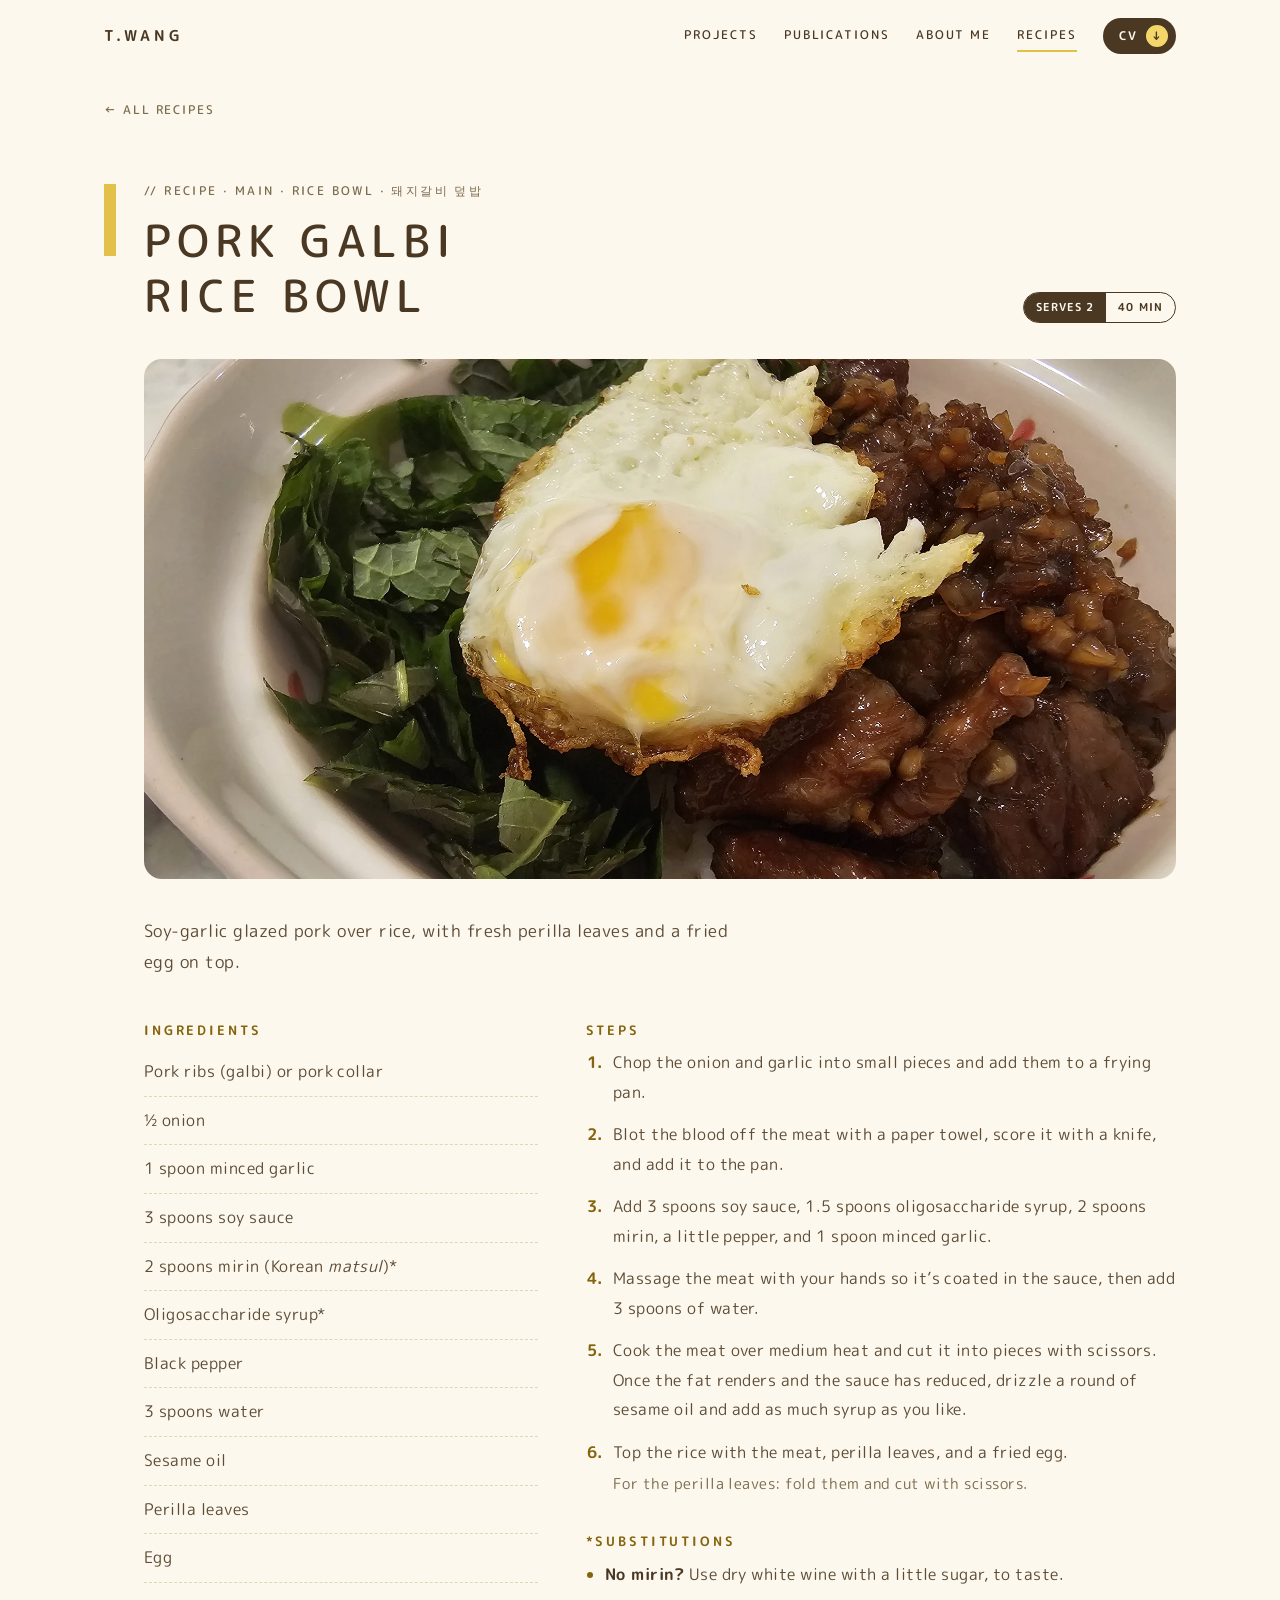
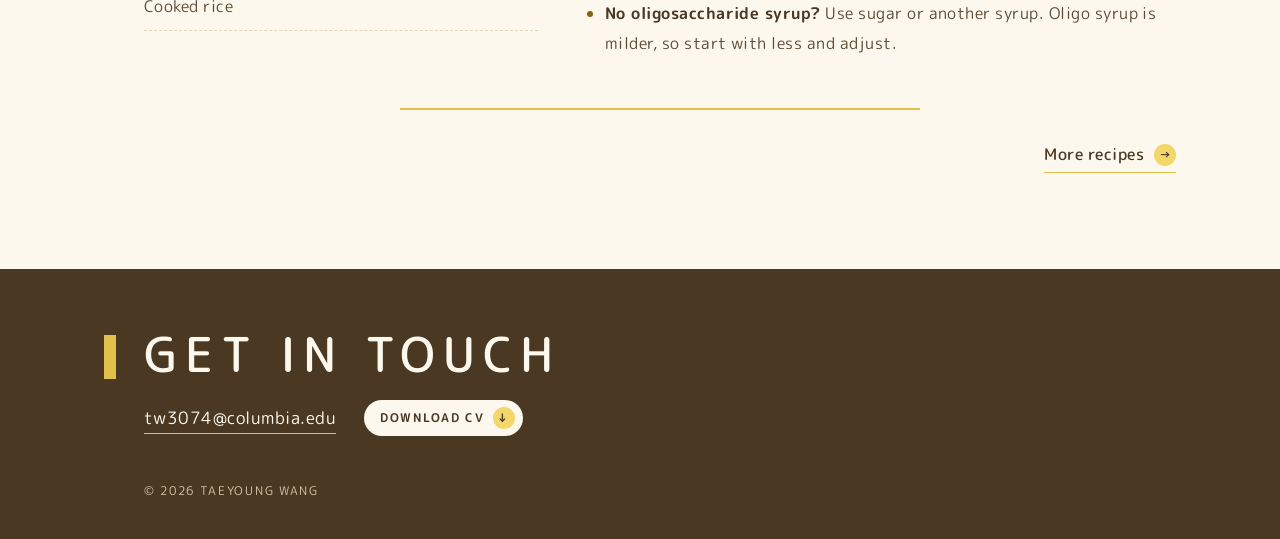
<file: recipes/pork-galbi-bowl.html>
<!doctype html>
<html lang="en">
<head>
  <meta charset="utf-8">
  <meta name="viewport" content="width=device-width, initial-scale=1">
  <title>Pork Galbi Rice Bowl · Recipes · Taeyoung Wang</title>
  <meta name="description" content="Pork galbi rice bowl (돼지갈비 덮밥) for two, from Taeyoung Wang's kitchen.">
  <link rel="icon" href="../assets/favicon.svg" type="image/svg+xml">
  <link rel="preconnect" href="https://fonts.googleapis.com">
  <link rel="preconnect" href="https://fonts.gstatic.com" crossorigin>
  <link href="https://fonts.googleapis.com/css2?family=M+PLUS+Rounded+1c:wght@400;500;700&display=swap" rel="stylesheet">
  <link rel="stylesheet" href="../styles.css">
  <script>document.documentElement.classList.add('js')</script>
</head>
<body>
  <a class="skip" href="#main">Skip to content</a>

  <header class="site-header">
    <div class="wrap">
      <a class="wordmark" href="../index.html">T.WANG</a>
      <button class="menu-btn" aria-controls="site-nav" aria-expanded="false" aria-label="Menu"><span></span><span></span><span></span></button>
      <nav id="site-nav" class="nav" aria-label="Main">
        <a href="../index.html#projects">Projects</a>
        <a href="../publications.html">Publications</a>
        <a href="../about.html">About me</a>
        <a href="../recipes.html" aria-current="page">Recipes</a>
        <a class="btn-cv" href="../assets/Resume_Taeyoung_Wang.pdf" target="_blank" rel="noopener">CV <span class="dot" aria-hidden="true">↓</span></a>
      </nav>
    </div>
  </header>

  <main id="main" class="wrap">
    <a class="back" href="../recipes.html">← All recipes</a>

    <article class="sec tall">
      <div class="sheet-head">
        <div>
          <p class="label">// Recipe · Main · Rice bowl · 돼지갈비 덮밥</p>
          <h1 class="title">Pork Galbi<br>Rice Bowl</h1>
        </div>
        <span class="pill"><span>Serves 2</span><span>40 min</span></span>
      </div>

      <figure class="recipe-hero">
        <img src="../assets/recipes/pork-galbi-bowl.webp" alt="Glazed pork over rice with perilla leaves and a fried egg">
      </figure>

      <p class="lead" style="margin-bottom:40px">Soy-garlic glazed pork over rice, with fresh perilla leaves and a fried egg on top.</p>

      <div class="recipe-sheet">
        <div>
          <h2 class="kicker">Ingredients</h2>
          <ul class="ingredients">
            <li>Pork ribs (galbi) or pork collar</li>
            <li>½ onion</li>
            <li>1 spoon minced garlic</li>
            <li>3 spoons soy sauce</li>
            <li>2 spoons mirin (Korean <em>matsul</em>)*</li>
            <li>Oligosaccharide syrup*</li>
            <li>Black pepper</li>
            <li>3 spoons water</li>
            <li>Sesame oil</li>
            <li>Perilla leaves</li>
            <li>Egg</li>
            <li>Cooked rice</li>
          </ul>
        </div>
        <div>
          <h2 class="kicker">Steps</h2>
          <ol class="steps">
            <li>Chop the onion and garlic into small pieces and add them to a frying pan.</li>
            <li>Blot the blood off the meat with a paper towel, score it with a knife, and add it to the pan.</li>
            <li>Add 3 spoons soy sauce, 1.5 spoons oligosaccharide syrup, 2 spoons mirin, a little pepper, and 1 spoon minced garlic.</li>
            <li>Massage the meat with your hands so it’s coated in the sauce, then add 3 spoons of water.</li>
            <li>Cook the meat over medium heat and cut it into pieces with scissors. Once the fat renders and the sauce has reduced, drizzle a round of sesame oil and add as much syrup as you like.</li>
            <li>Top the rice with the meat, perilla leaves, and a fried egg.
              <span class="aside">For the perilla leaves: fold them and cut with scissors.</span></li>
          </ol>

          <h2 class="kicker" style="margin-top:32px">*Substitutions</h2>
          <ul class="subs">
            <li><strong>No mirin?</strong> Use dry white wine with a little sugar, to taste.</li>
            <li><strong>No oligosaccharide syrup?</strong> Use sugar or another syrup. Oligo syrup is milder, so start with less and adjust.</li>
          </ul>
        </div>
      </div>

      <hr class="rule">
      <div class="next"><a class="text-link" href="../recipes.html">More recipes <span class="dot" aria-hidden="true">→</span></a></div>
    </article>
  </main>

  <footer class="site-footer" id="contact">
    <div class="wrap">
      <div class="inner">
        <h2>GET IN TOUCH</h2>
        <div class="footer-row">
          <a class="email" href="mailto:tw3074@columbia.edu">tw3074@columbia.edu</a>
          <a class="btn-cv" href="../assets/Resume_Taeyoung_Wang.pdf" target="_blank" rel="noopener">DOWNLOAD CV <span class="dot" aria-hidden="true">↓</span></a>
        </div>
      </div>
      <p class="copyright">© 2026 TAEYOUNG WANG</p>
    </div>
  </footer>

  <script src="../script.js" defer></script>
</body>
</html>
</file>
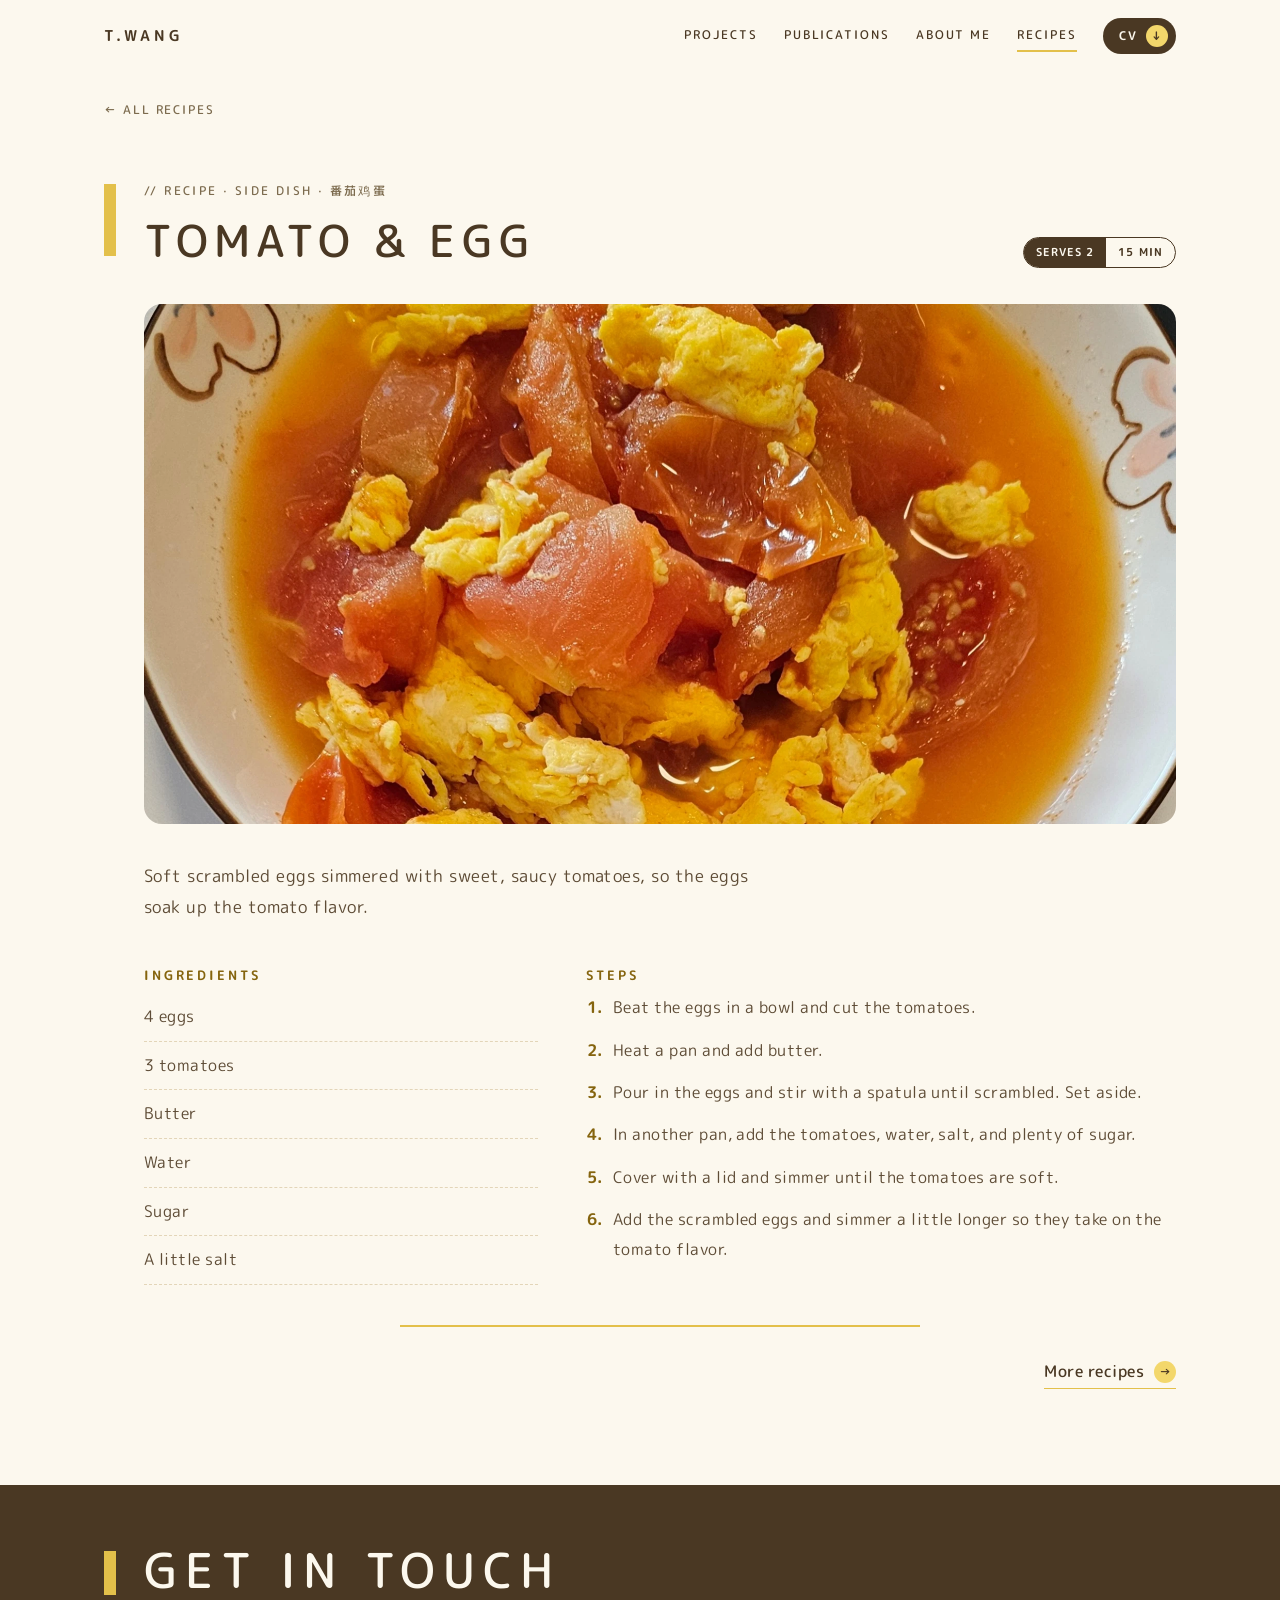
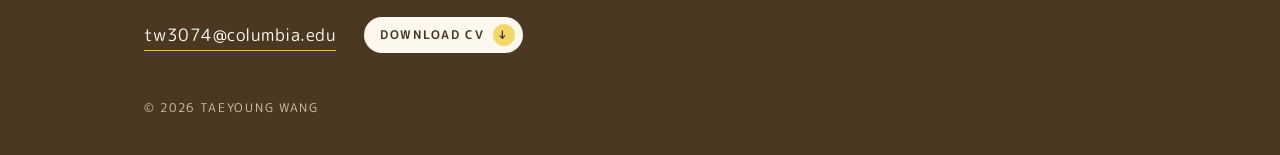
<file: recipes/tomato-egg.html>
<!doctype html>
<html lang="en">
<head>
  <meta charset="utf-8">
  <meta name="viewport" content="width=device-width, initial-scale=1">
  <title>Tomato &amp; Egg · Recipes · Taeyoung Wang</title>
  <meta name="description" content="Tomato and egg (番茄鸡蛋), a 15-minute side dish for two, from Taeyoung Wang's kitchen.">
  <link rel="icon" href="../assets/favicon.svg" type="image/svg+xml">
  <link rel="preconnect" href="https://fonts.googleapis.com">
  <link rel="preconnect" href="https://fonts.gstatic.com" crossorigin>
  <link href="https://fonts.googleapis.com/css2?family=M+PLUS+Rounded+1c:wght@400;500;700&display=swap" rel="stylesheet">
  <link rel="stylesheet" href="../styles.css">
  <script>document.documentElement.classList.add('js')</script>
</head>
<body>
  <a class="skip" href="#main">Skip to content</a>

  <header class="site-header">
    <div class="wrap">
      <a class="wordmark" href="../index.html">T.WANG</a>
      <button class="menu-btn" aria-controls="site-nav" aria-expanded="false" aria-label="Menu"><span></span><span></span><span></span></button>
      <nav id="site-nav" class="nav" aria-label="Main">
        <a href="../index.html#projects">Projects</a>
        <a href="../publications.html">Publications</a>
        <a href="../about.html">About me</a>
        <a href="../recipes.html" aria-current="page">Recipes</a>
        <a class="btn-cv" href="../assets/Resume_Taeyoung_Wang.pdf" target="_blank" rel="noopener">CV <span class="dot" aria-hidden="true">↓</span></a>
      </nav>
    </div>
  </header>

  <main id="main" class="wrap">
    <a class="back" href="../recipes.html">← All recipes</a>

    <article class="sec tall">
      <div class="sheet-head">
        <div>
          <p class="label">// Recipe · Side dish · 番茄鸡蛋</p>
          <h1 class="title">Tomato &amp; Egg</h1>
        </div>
        <span class="pill"><span>Serves 2</span><span>15 min</span></span>
      </div>

      <figure class="recipe-hero">
        <img src="../assets/recipes/tomato-egg.webp" alt="Tomato and egg in a bowl with a sweet tomato broth">
      </figure>

      <p class="lead" style="margin-bottom:40px">Soft scrambled eggs simmered with sweet, saucy tomatoes, so the eggs soak up the tomato flavor.</p>

      <div class="recipe-sheet">
        <div>
          <h2 class="kicker">Ingredients</h2>
          <ul class="ingredients">
            <li>4 eggs</li>
            <li>3 tomatoes</li>
            <li>Butter</li>
            <li>Water</li>
            <li>Sugar</li>
            <li>A little salt</li>
          </ul>
        </div>
        <div>
          <h2 class="kicker">Steps</h2>
          <ol class="steps">
            <li>Beat the eggs in a bowl and cut the tomatoes.</li>
            <li>Heat a pan and add butter.</li>
            <li>Pour in the eggs and stir with a spatula until scrambled. Set aside.</li>
            <li>In another pan, add the tomatoes, water, salt, and plenty of sugar.</li>
            <li>Cover with a lid and simmer until the tomatoes are soft.</li>
            <li>Add the scrambled eggs and simmer a little longer so they take on the tomato flavor.</li>
          </ol>
        </div>
      </div>

      <hr class="rule">
      <div class="next"><a class="text-link" href="../recipes.html">More recipes <span class="dot" aria-hidden="true">→</span></a></div>
    </article>
  </main>

  <footer class="site-footer" id="contact">
    <div class="wrap">
      <div class="inner">
        <h2>GET IN TOUCH</h2>
        <div class="footer-row">
          <a class="email" href="mailto:tw3074@columbia.edu">tw3074@columbia.edu</a>
          <a class="btn-cv" href="../assets/Resume_Taeyoung_Wang.pdf" target="_blank" rel="noopener">DOWNLOAD CV <span class="dot" aria-hidden="true">↓</span></a>
        </div>
      </div>
      <p class="copyright">© 2026 TAEYOUNG WANG</p>
    </div>
  </footer>

  <script src="../script.js" defer></script>
</body>
</html>
</file>
<file: styles.css>
/* ==========================================================
   Taeyoung Wang — portfolio
   Colours and type live here. Change a value once, it updates everywhere.
   ========================================================== */

:root {
  /* Palette taken from the sunflower mark: brown centre + yellow petals */
  --paper: #FCF8EE;
  --card: #FFFDF7;
  --ink: #4A3823;          /* deep sunflower-seed brown: headings, buttons, footer */
  --ink-hover: #36281A;
  --ink-soft: #5E4C36;     /* body text */
  --muted: #7C6B4E;        /* labels and dates (sunflower hatch brown) */
  --hairline: #EADFC6;
  --dash: #E3D5B8;
  --ochre: #E3C04A;        /* bars and rules (sunflower tick yellow) */
  --ochre-text: #85640E;   /* yellow used as text, darkened so it stays readable */
  --butter: #F3D76B;       /* sunflower petal yellow */
  --butter-soft: #FAEDBE;
  --butter-ink: #4A3823;
  --slot: #F2E9D5;
  --footer-muted: #D3C4A5;
  --green: #579A48;        /* home-page name only */

  --font: "M PLUS Rounded 1c", "Hiragino Maru Gothic ProN", system-ui, sans-serif;
  --font-sign: "Bagel Fat One", "M PLUS Rounded 1c", sans-serif;

  --gutter: 40px;
  --max: 1120px;
}

*, *::before, *::after { box-sizing: border-box; }

html { scroll-behavior: smooth; scroll-padding-top: 88px; }

body {
  margin: 0;
  background: var(--paper);
  color: var(--ink);
  font-family: var(--font);
  font-size: 16px;
  line-height: 1.85;
  letter-spacing: .03em;
  -webkit-font-smoothing: antialiased;
}

img { max-width: 100%; display: block; }
a { color: inherit; }
p { margin: 0 0 1em; }

:focus-visible { outline: 2px solid var(--ink); outline-offset: 3px; border-radius: 4px; }

.skip {
  position: absolute; left: -9999px; top: 8px;
  background: var(--ink); color: var(--paper); padding: 8px 14px; border-radius: 999px; z-index: 100;
}
.skip:focus { left: 16px; }

.wrap { max-width: var(--max); margin: 0 auto; padding: 0 24px; }

/* ---------- Small type pieces ---------- */

.label {
  font-size: 12px; font-weight: 500; letter-spacing: .2em; text-transform: uppercase;
  color: var(--muted); margin: 0;
}
.kicker {
  font-size: 13px; font-weight: 700; letter-spacing: .22em; text-transform: uppercase;
  color: var(--ochre-text); margin: 0 0 .5em;
}
.title {
  font-size: clamp(28px, 4.4vw, 44px); font-weight: 500; letter-spacing: .14em;
  line-height: 1.25; text-transform: uppercase; margin: .25em 0 0;
}
.lead { font-size: 17px; color: var(--ink-soft); max-width: 36em; }
.lead strong, .news strong, .card p strong { color: var(--ink); font-weight: 700; }
.lead a { color: var(--ink); text-decoration: none; border-bottom: 1.5px solid var(--ochre); }
.lead a:hover { background: var(--butter-soft); }

/* ---------- Header ---------- */

.site-header {
  position: sticky; top: 0; z-index: 50;
  background: var(--paper);
  border-bottom: 1px solid transparent;
  transition: border-color .2s;
}
.site-header.scrolled { border-bottom-color: var(--hairline); }
.site-header .wrap {
  display: flex; align-items: center; justify-content: space-between; gap: 16px;
  min-height: 72px;
}
.wordmark {
  font-weight: 700; font-size: 15px; letter-spacing: .26em; text-decoration: none;
}
.nav { display: flex; align-items: center; gap: 26px; }
.nav a {
  font-size: 12px; font-weight: 500; letter-spacing: .16em; text-transform: uppercase;
  text-decoration: none; padding: 4px 0; border-bottom: 2px solid transparent;
}
.nav a:hover, .nav a[aria-current="page"] { border-bottom-color: var(--ochre); }

.btn-cv, .nav a.btn-cv {
  display: inline-flex; align-items: center; gap: 8px;
  background: var(--ink); color: var(--paper);
  border-radius: 999px; padding: 7px 8px 7px 16px; border: 0;
  text-decoration: none; font-size: 12px; font-weight: 700; letter-spacing: .14em;
}
.nav a.btn-cv:hover { border-bottom-color: transparent; background: var(--ink-hover); }

.dot {
  display: inline-flex; align-items: center; justify-content: center;
  width: 22px; height: 22px; border-radius: 50%;
  background: var(--butter); color: var(--ink);
  font-size: 12px; line-height: 1; flex: none;
}

.menu-btn {
  display: none;
  width: 44px; height: 44px; border-radius: 50%; border: 0;
  background: var(--ink); cursor: pointer; padding: 0;
  align-items: center; justify-content: center; flex-direction: column; gap: 4px;
}
.menu-btn span { display: block; width: 16px; height: 2px; background: var(--paper); border-radius: 2px; }

/* ---------- Sections ---------- */

.sec {
  position: relative;
  padding: 56px 0 56px var(--gutter);
  border-top: 1px solid var(--hairline);
}
.sec:first-of-type { border-top: 0; }
.sec::before {
  content: ""; position: absolute; left: 0; top: 60px;
  width: 12px; height: 34px; background: var(--ochre);
}
.sec.tall::before { height: 72px; }
.rule { height: 2px; background: var(--ochre); width: min(55%, 520px); margin-top: 40px; border: 0; }

.sec-head {
  display: flex; justify-content: space-between; align-items: baseline; gap: 16px; flex-wrap: wrap;
  margin-bottom: 22px;
}

/* ---------- Home: name ---------- */

.hero { padding-top: 40px; }
.name {
  font-family: var(--font-sign);
  font-weight: 400;
  color: var(--green);
  font-size: clamp(40px, 7.2vw, 84px);
  line-height: .78;
  letter-spacing: .005em;
  margin: 22px 0 30px;
}
.name-line { display: flex; align-items: center; gap: .14em; }
.name-line > span { display: inline-block; transform: scaleY(.78); transform-origin: left center; }
.sunflower { width: .78em; height: .78em; flex: none; }

.hero-grid {
  display: grid; grid-template-columns: minmax(0, 1.5fr) minmax(0, 1fr);
  gap: 48px; align-items: start;
}
.hero-photo {
  margin: 22px 0 0; position: relative; overflow: hidden;
  aspect-ratio: 4 / 5; max-width: 380px; width: 100%; justify-self: end;
  border-radius: 999px 999px 24px 24px;
  background: var(--slot); border: 1.5px solid var(--hairline);
  display: flex; align-items: center; justify-content: center;
}
.hero-photo .sunflower { width: 30%; height: auto; opacity: .9; }
.hero-photo img {
  position: absolute; inset: 0; width: 100%; height: 100%; object-fit: cover;
  opacity: 0; transition: opacity .3s;
}
.hero-photo img.loaded { opacity: 1; }

.tags { display: flex; flex-wrap: wrap; gap: 8px; margin: 22px 0 0; padding: 0; list-style: none; }
.tag {
  display: inline-block; padding: 5px 14px; border-radius: 999px;
  background: var(--butter-soft); color: var(--butter-ink);
  font-size: 12px; font-weight: 500; letter-spacing: .06em;
}

.text-link {
  display: inline-flex; align-items: center; gap: 10px;
  font-weight: 500; text-decoration: none;
  border-bottom: 1.5px solid var(--ochre); padding-bottom: 2px;
}
.text-link:hover .dot { background: var(--ochre); }

/* ---------- News ---------- */

.news { list-style: none; margin: 0; padding: 0; max-width: 820px; }
.news li {
  display: grid; grid-template-columns: 96px 1fr; gap: 18px;
  padding: 14px 0; border-bottom: 1.5px dashed var(--dash);
  font-size: 15px;
}
.news li:last-child { border-bottom: 0; }
.news time { color: var(--muted); font-size: 13px; font-weight: 500; letter-spacing: .1em; padding-top: 2px; }

/* ---------- Pills ---------- */

.pill {
  display: inline-flex; border: 1.5px solid var(--ink); border-radius: 999px; overflow: hidden;
  font-size: 11px; font-weight: 700; letter-spacing: .1em; text-transform: uppercase; white-space: nowrap;
  flex: none;
}
.pill span { padding: 4px 12px; }
.pill span:first-child { background: var(--ink); color: var(--paper); }

/* ---------- Cards ---------- */

.card {
  display: flex; flex-direction: column;
  background: var(--card); border: 1.5px solid var(--hairline); border-radius: 18px;
  padding: 22px; text-decoration: none; color: inherit;
  transition: border-color .15s, transform .15s;
}
.card:hover { border-color: var(--ink); }
.card:hover .dot { background: var(--ochre); }
.card .label { margin-bottom: 10px; }
.card h3 {
  margin: 0 0 8px; font-size: 18px; font-weight: 700; letter-spacing: .1em;
  text-transform: uppercase; line-height: 1.35;
}
.card p { font-size: 14px; color: var(--ink-soft); margin: 0; }
.card-foot { display: flex; justify-content: space-between; align-items: center; gap: 12px; margin-top: auto; padding-top: 18px; }

.project-grid {
  display: grid; grid-template-columns: minmax(0, 1.35fr) minmax(0, 1fr); gap: 16px;
}
.project-grid .card.feature { grid-row: span 2; padding: 30px; }
.project-grid .card.feature h3 { font-size: clamp(22px, 2.6vw, 28px); letter-spacing: .12em; }
.project-grid .card.feature p.hook { font-size: 17px; font-weight: 500; color: var(--ink); margin: 6px 0 10px; }

.more {
  margin-top: 26px; display: flex; flex-wrap: wrap; align-items: center; gap: 10px 26px;
}
.more a { font-size: 14px; font-weight: 500; text-decoration: none; border-bottom: 1.5px solid var(--ochre); }
.more a:hover { border-bottom-color: var(--ink); }

/* ---------- Footer ---------- */

.site-footer { background: var(--ink); color: var(--paper); margin-top: 40px; }
.site-footer .wrap { position: relative; padding-top: 56px; padding-bottom: 36px; }
.site-footer .inner { position: relative; padding-left: var(--gutter); }
.site-footer .inner::before {
  content: ""; position: absolute; left: 0; top: 10px; width: 12px; height: 44px; background: var(--ochre);
}
.site-footer h2 {
  margin: 0 0 18px; font-size: clamp(28px, 5vw, 48px); font-weight: 500; letter-spacing: .16em; line-height: 1.2;
}
.footer-row { display: flex; flex-wrap: wrap; align-items: center; gap: 14px 28px; }
.footer-row .email { font-size: 17px; text-decoration: none; border-bottom: 1.5px solid var(--ochre); }
.site-footer .btn-cv { background: var(--paper); color: var(--ink); }
.site-footer .btn-cv:hover { background: var(--butter-soft); }
.copyright { margin: 44px 0 0; font-size: 12px; letter-spacing: .14em; color: var(--footer-muted); padding-left: var(--gutter); }

/* ---------- Detail pages (projects + recipes) ---------- */

.back {
  display: inline-block; margin: 26px 0 0; font-size: 12px; font-weight: 500;
  letter-spacing: .16em; text-transform: uppercase; color: var(--muted); text-decoration: none;
}
.back:hover { color: var(--ink); }

.sheet-head {
  display: flex; justify-content: space-between; align-items: flex-end; gap: 18px; flex-wrap: wrap;
  margin-bottom: 36px;
}

.sheet { display: grid; grid-template-columns: 1fr; gap: 40px; }
.sheet.has-figs { grid-template-columns: minmax(0, 1fr) minmax(0, 1fr); }
.sheet-text { max-width: 760px; }
.block { margin-bottom: 30px; }
.block p, .block li { color: var(--ink-soft); }
.block ul, .block ol { margin: 0; padding-left: 1.2em; }
.block li { margin-bottom: .4em; }
.block li::marker { color: var(--ochre-text); }

.figs { display: none; flex-direction: column; gap: 22px; }
.sheet.has-figs .figs { display: flex; }
.fig { display: none; margin: 0; }
.fig.loaded { display: block; }
.fig img { width: 100%; border-radius: 14px; border: 1.5px solid var(--hairline); background: var(--slot); }
.fig figcaption { font-size: 12px; letter-spacing: .1em; color: var(--muted); margin-top: 8px; }

.credits {
  border-top: 1.5px dashed var(--dash); padding-top: 18px; margin-top: 10px;
  font-size: 14px; color: var(--muted);
}

.next {
  display: flex; justify-content: flex-end; margin-top: 30px;
}

/* ---------- Publications ---------- */

.pubs { list-style: none; counter-reset: pub; margin: 0; padding: 0; max-width: 860px; }
.pubs li {
  counter-increment: pub; position: relative;
  padding: 22px 0 22px 56px; border-bottom: 1.5px dashed var(--dash);
}
.pubs li:last-child { border-bottom: 0; }
.pubs li::before {
  content: counter(pub, decimal-leading-zero); position: absolute; left: 0; top: 22px;
  font-weight: 700; color: var(--ochre-text); letter-spacing: .1em;
}
.pubs .pub-title { font-weight: 700; font-size: 17px; line-height: 1.6; margin: 0 0 6px; }
.pubs .authors { color: var(--ink-soft); margin: 0 0 10px; font-size: 15px; }
.pubs .authors b { color: var(--ink); }
.pubs .note { font-size: 13px; color: var(--muted); margin: 8px 0 0; }

/* ---------- About ---------- */

.timeline { list-style: none; margin: 0; padding: 0; max-width: 860px; }
.timeline li {
  display: grid; grid-template-columns: 130px 1fr; gap: 20px;
  padding: 18px 0; border-bottom: 1.5px dashed var(--dash);
}
.timeline li:last-child { border-bottom: 0; }
.timeline .when { color: var(--muted); font-size: 13px; font-weight: 500; letter-spacing: .1em; padding-top: 3px; }
.timeline h3 { margin: 0; font-size: 17px; font-weight: 700; letter-spacing: .04em; }
.timeline .role { margin: 0 0 6px; color: var(--muted); font-size: 14px; }
.timeline p { color: var(--ink-soft); margin: 0; font-size: 15px; }

.tool-groups { display: grid; grid-template-columns: repeat(2, minmax(0, 1fr)); gap: 26px 40px; max-width: 900px; }
.tool-groups h3 { margin: 0 0 10px; font-size: 13px; font-weight: 700; letter-spacing: .18em; text-transform: uppercase; }
.tool-groups .tags { margin: 0; }

/* ---------- Recipes ---------- */

.recipe-grid { display: grid; grid-template-columns: repeat(3, minmax(0, 1fr)); gap: 18px; }
.recipe-card { padding: 0; overflow: hidden; }
.thumb { aspect-ratio: 4 / 3; background: var(--slot); position: relative; overflow: hidden; }
.thumb { display: flex; align-items: center; justify-content: center; }
.thumb .sunflower { width: 64px; height: 64px; }
.thumb img { position: absolute; inset: 0; width: 100%; height: 100%; object-fit: cover; opacity: 0; transition: opacity .3s; }
.thumb img.loaded { opacity: 1; }
.recipe-card .body { padding: 16px 18px 18px; display: flex; flex-direction: column; flex: 1; }
.recipe-card h3 { font-size: 16px; letter-spacing: .06em; text-transform: none; margin: 0; }
.recipe-card .tags { margin: 10px 0 0; gap: 6px; }
.recipe-card .tag { font-size: 11px; padding: 3px 10px; }
.recipe-card.soon {
  border-style: dashed; background: transparent; align-items: center; justify-content: center;
  text-align: center; min-height: 260px; padding: 24px;
}
.recipe-card.soon:hover { border-color: var(--hairline); }
.recipe-card.soon .sunflower { width: 54px; height: 54px; margin: 0 auto 14px; }

.recipe-hero { margin: 0 0 36px; display: none; }
.recipe-hero.loaded { display: block; }
.recipe-hero img { width: 100%; max-height: 520px; object-fit: cover; border-radius: 18px; }
.recipe-sheet { display: grid; grid-template-columns: minmax(0, .8fr) minmax(0, 1.2fr); gap: 48px; }
.ingredients { list-style: none; padding: 0; margin: 0; }
.ingredients li { padding: 9px 0; border-bottom: 1.5px dashed var(--dash); color: var(--ink-soft); }
.steps { margin: 0; padding-left: 1.4em; }
.steps li { margin-bottom: .8em; color: var(--ink-soft); padding-left: .3em; }
.steps li::marker { color: var(--ochre-text); font-weight: 700; }
.subs { margin: 0; padding-left: 1.2em; }
.subs li { margin-bottom: .6em; color: var(--ink-soft); }
.subs li::marker { color: var(--ochre-text); }
.subs strong { color: var(--ink); }
.steps .aside { display: block; font-size: .92em; color: var(--muted); margin-top: .2em; }

/* ---------- Responsive ---------- */

@media (max-width: 900px) {
  .recipe-grid { grid-template-columns: repeat(2, minmax(0, 1fr)); }
}

@media (max-width: 760px) {
  :root { --gutter: 26px; }
  body { font-size: 15px; }
  .wrap { padding: 0 16px; }

  .js .menu-btn { display: inline-flex; }
  .js .nav {
    display: none; position: absolute; left: 0; right: 0; top: 100%;
    flex-direction: column; align-items: flex-start; gap: 6px;
    background: var(--paper); border-bottom: 1px solid var(--hairline);
    padding: 12px 16px 22px;
  }
  .js .nav.open { display: flex; }
  .nav { flex-wrap: wrap; gap: 8px 18px; }
  .js .nav a { font-size: 14px; padding: 8px 0; }
  .js .nav a.btn-cv { margin-top: 8px; padding: 8px 8px 8px 16px; }
  .site-header .wrap { position: relative; flex-wrap: wrap; }

  .sec { padding-top: 44px; padding-bottom: 44px; }
  .sec::before { top: 48px; width: 10px; }
  .title { letter-spacing: .1em; }

  .hero-grid { grid-template-columns: 1fr; gap: 28px; }
  .hero-photo { order: -1; justify-self: start; max-width: 190px; margin: 18px 0 -8px; }

  .project-grid { grid-template-columns: 1fr; }
  .project-grid .card.feature { grid-row: auto; padding: 24px; }

  .news li { grid-template-columns: 1fr; gap: 2px; }
  .timeline li { grid-template-columns: 1fr; gap: 4px; }
  .tool-groups { grid-template-columns: 1fr; }

  .sheet.has-figs, .recipe-sheet { grid-template-columns: 1fr; gap: 32px; }
  .pubs li { padding-left: 40px; }
}

@media (max-width: 520px) {
  .recipe-grid { grid-template-columns: 1fr; }
}

@media (prefers-reduced-motion: reduce) {
  html { scroll-behavior: auto; }
  * { transition: none !important; }
}
</file>
